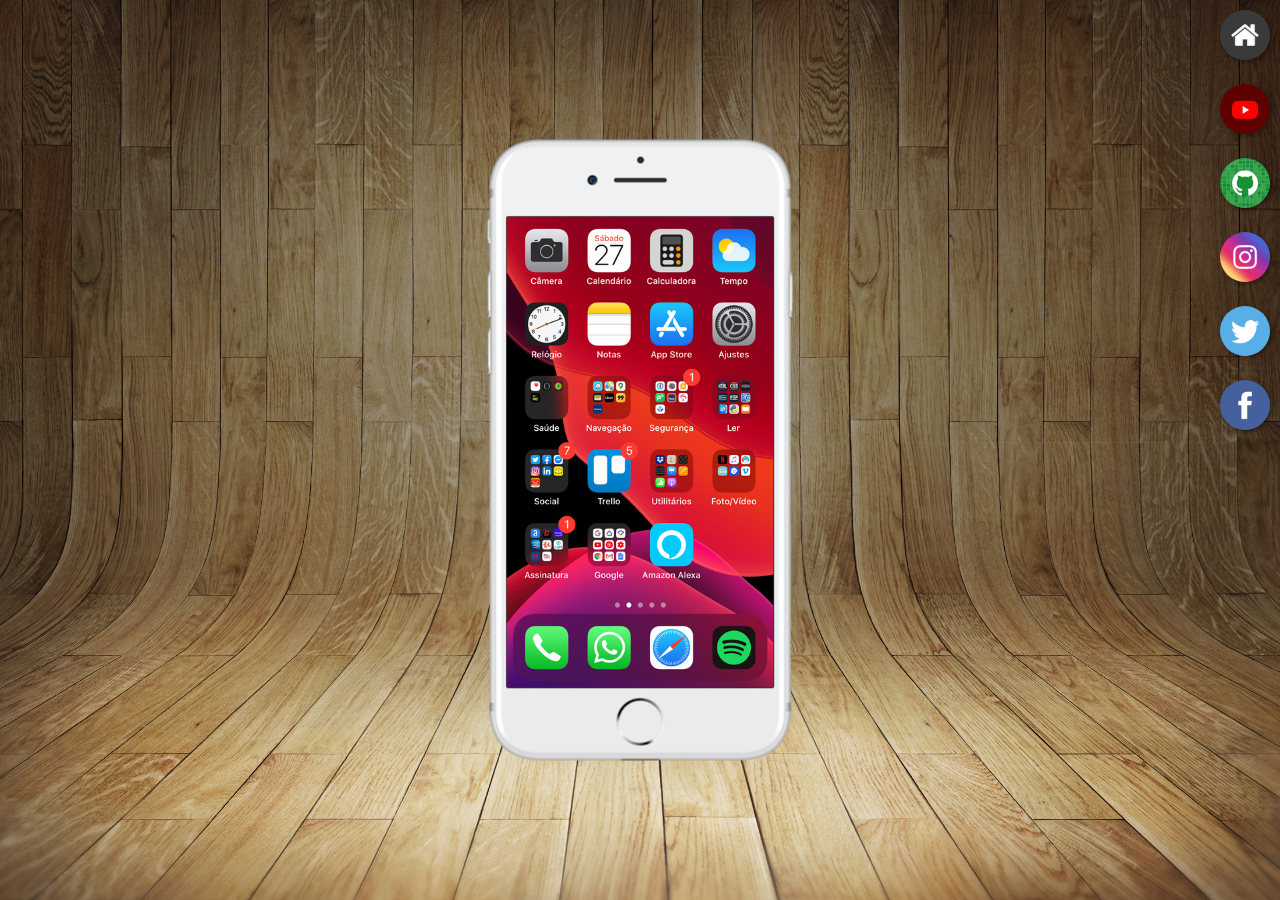
<file: index.html>
<!DOCTYPE html>
<html lang="pt-br">
<head>
    <meta charset="UTF-8">
    <meta name="viewport" content="width=device-width, initial-scale=1.0">
    <link rel="shortcut icon" href="favicon.ico" type="image/x-icon">
    <link rel="stylesheet" href="estilos/style.css">
    <title>Projeto Redes Sociais</title>
</head>
<body>
    <main>
        <section id="telefone">
            <iframe src="home.html" name="tela" id="tela" frameborder="0">
                Seu navegador não é compatível com isso.
            </iframe>
        </section>
        <section id="redes-sociais">
            <a href="home.html" target="tela"><img src="imagens/logo-home.jpg" alt="Home"></a><br>
            <a href="youtube.html" target="tela"><img src="imagens/logo-youtube.jpg" alt="Youtube"></a><br>
            <a href="github.html" target="tela"><img src="imagens/logo-github.jpg" alt="Github"></a><br>
            <a href="instagram.html" target="tela"><img src="imagens/logo-instagram.jpg" alt="Instagram"></a><br>
            <a href="twitter.html" target="tela"><img src="imagens/logo-twitter.jpg" alt="Twitter"></a><br>
            <a href="facebook.html" target="tela"><img src="imagens/logo-facebook.jpg" alt="Facebook"></a>

            
        </section>
    </main>
</body>
</html>
</file>
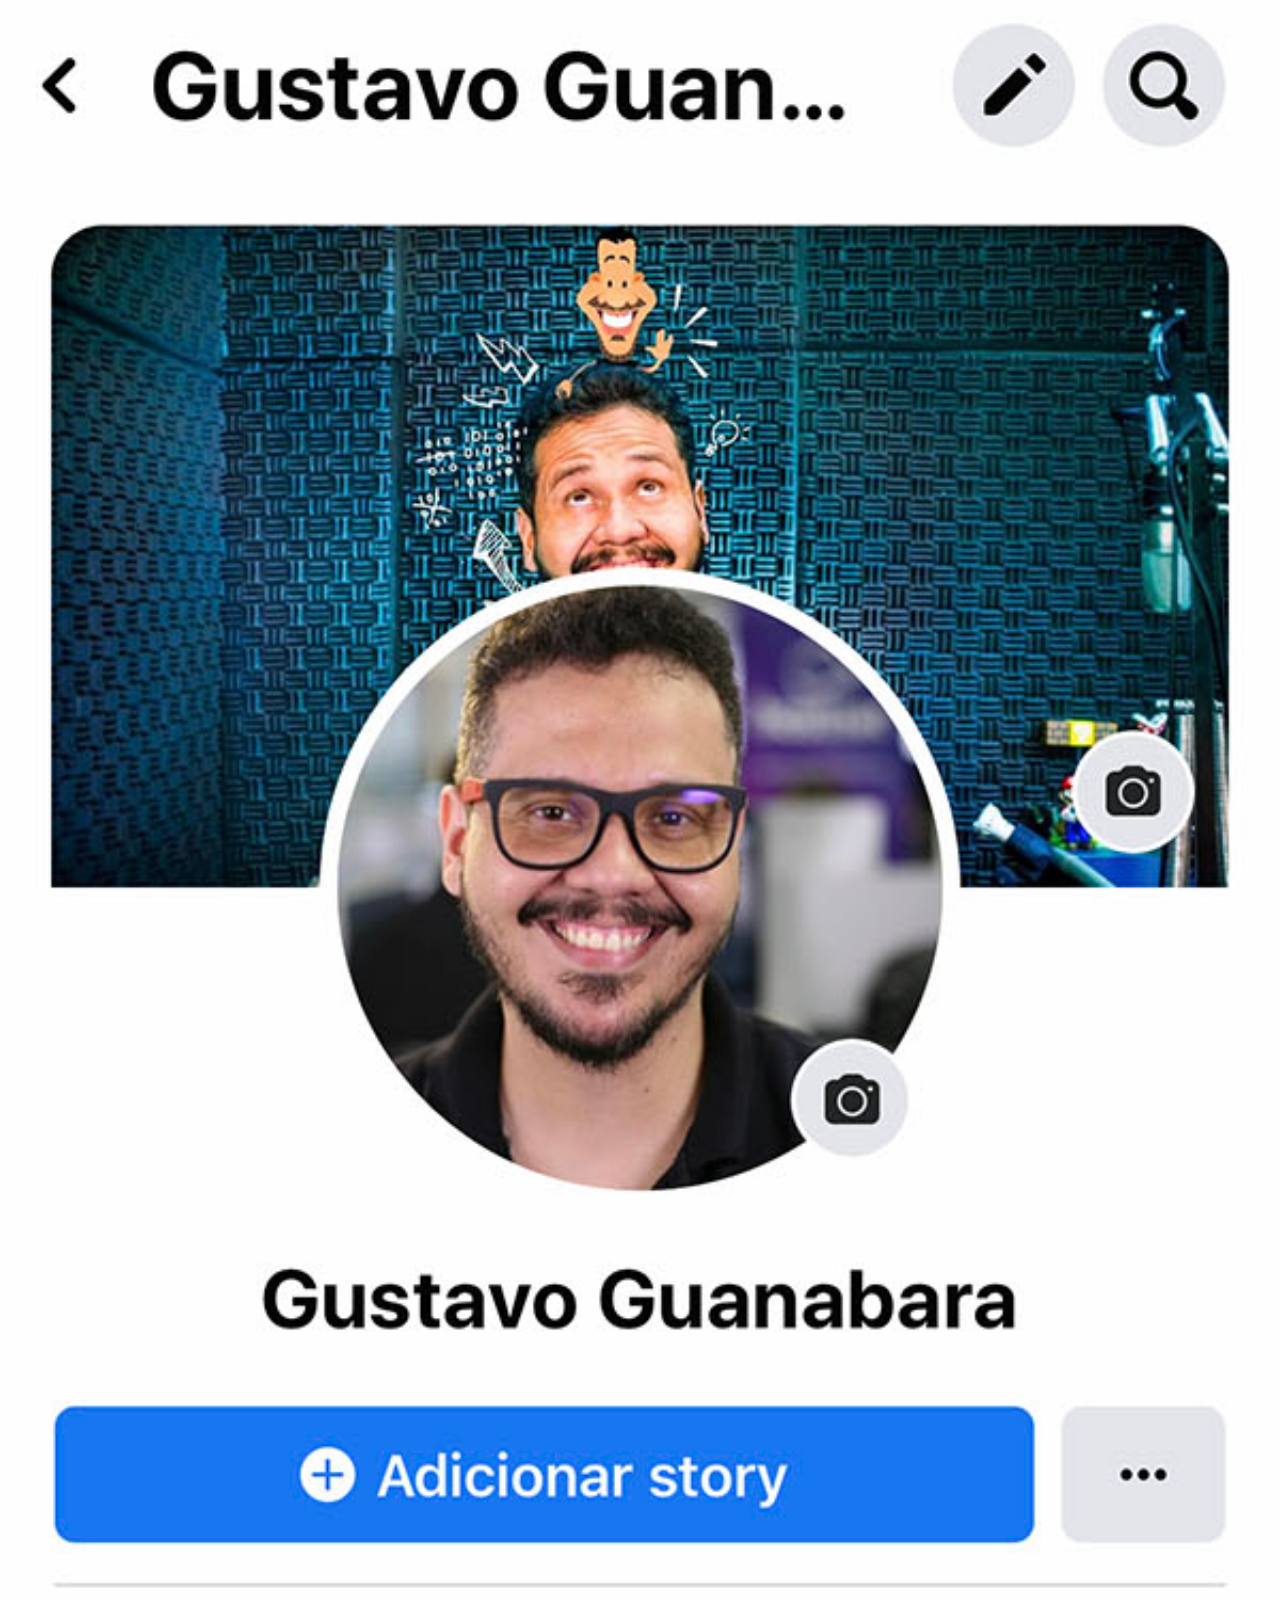
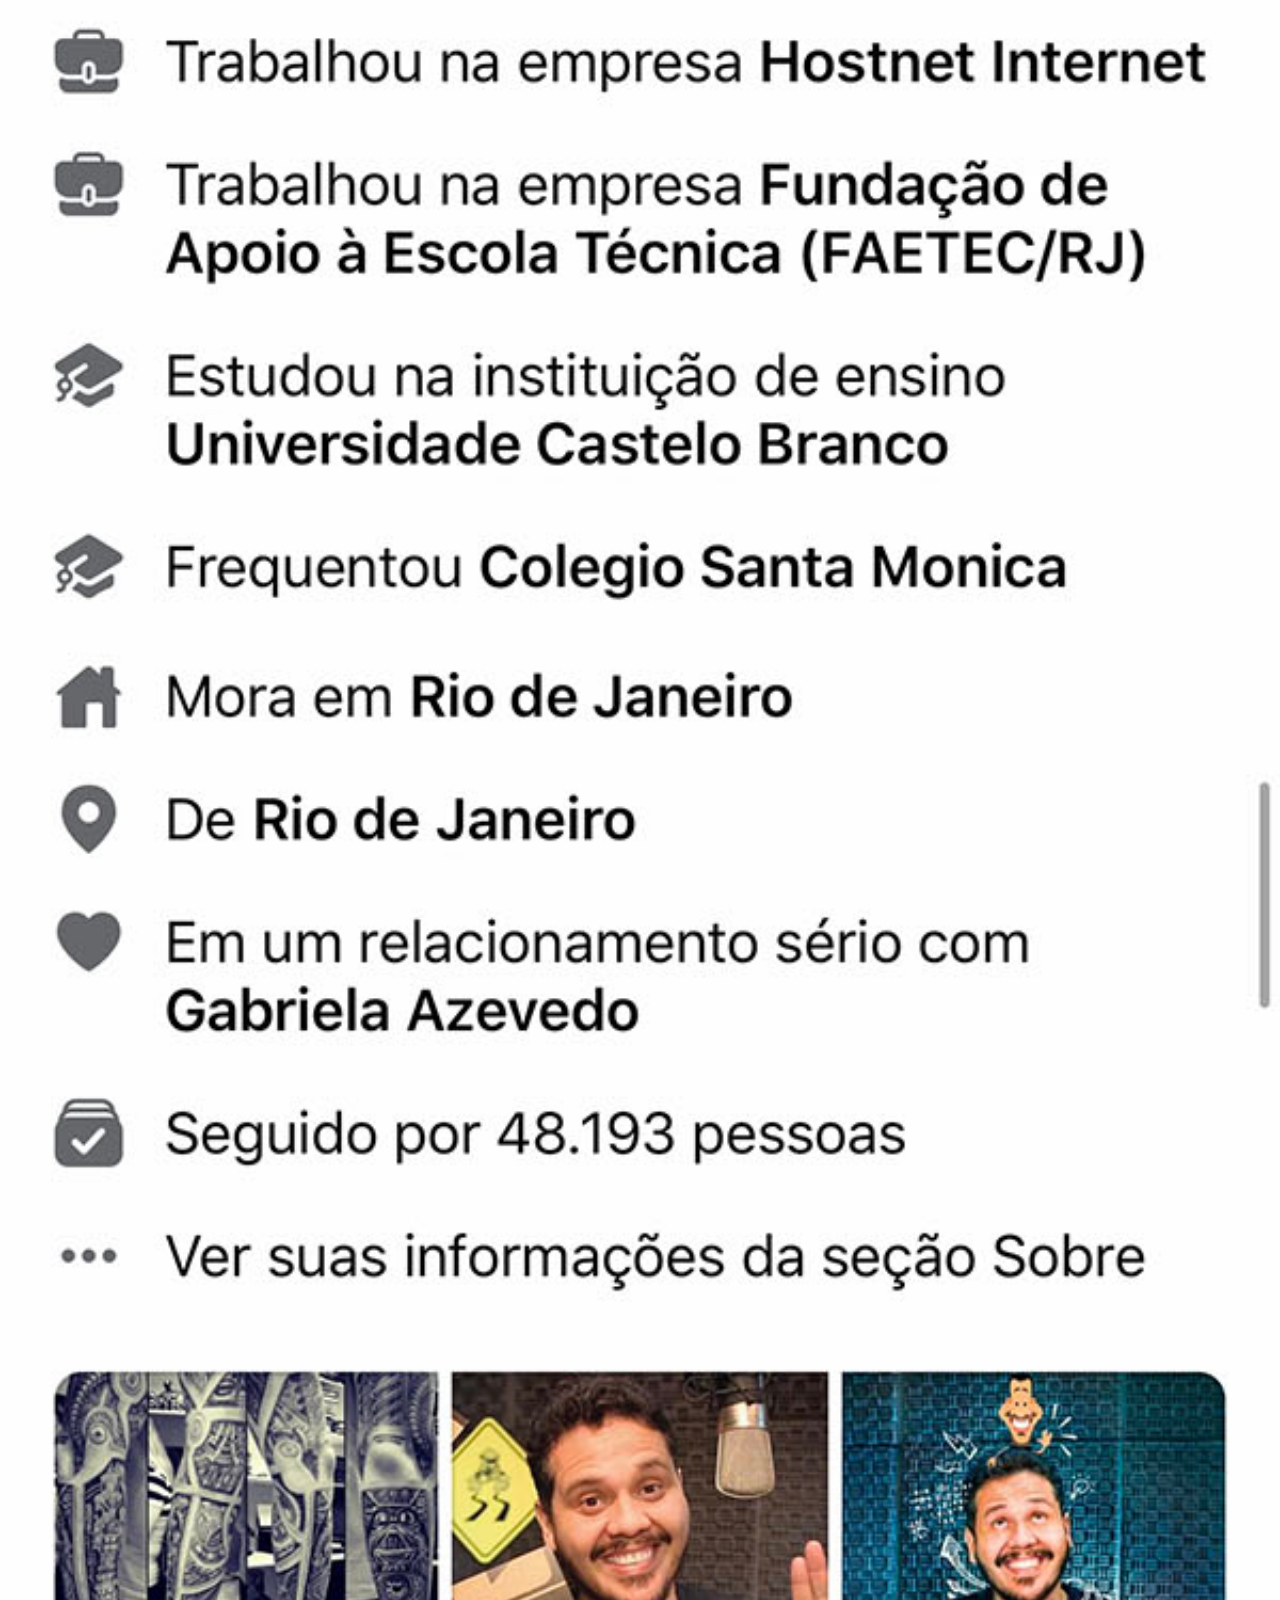
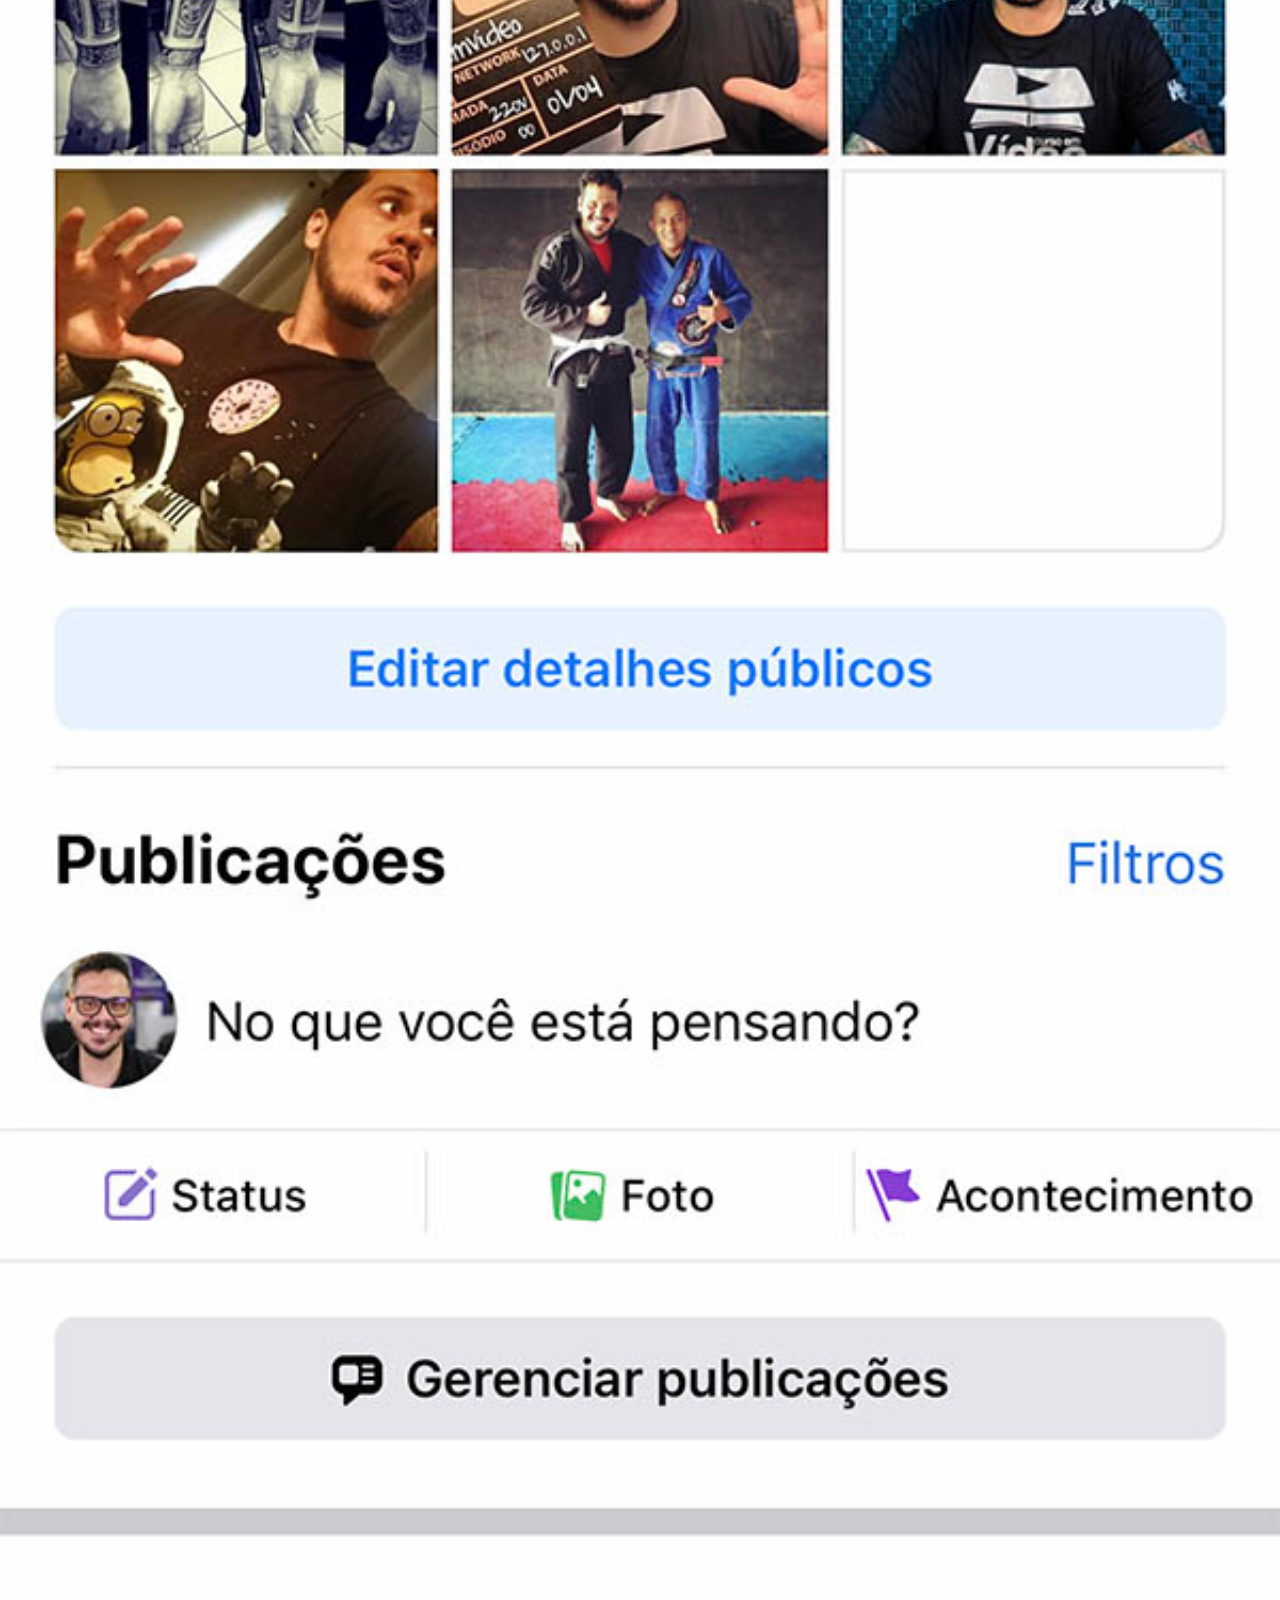
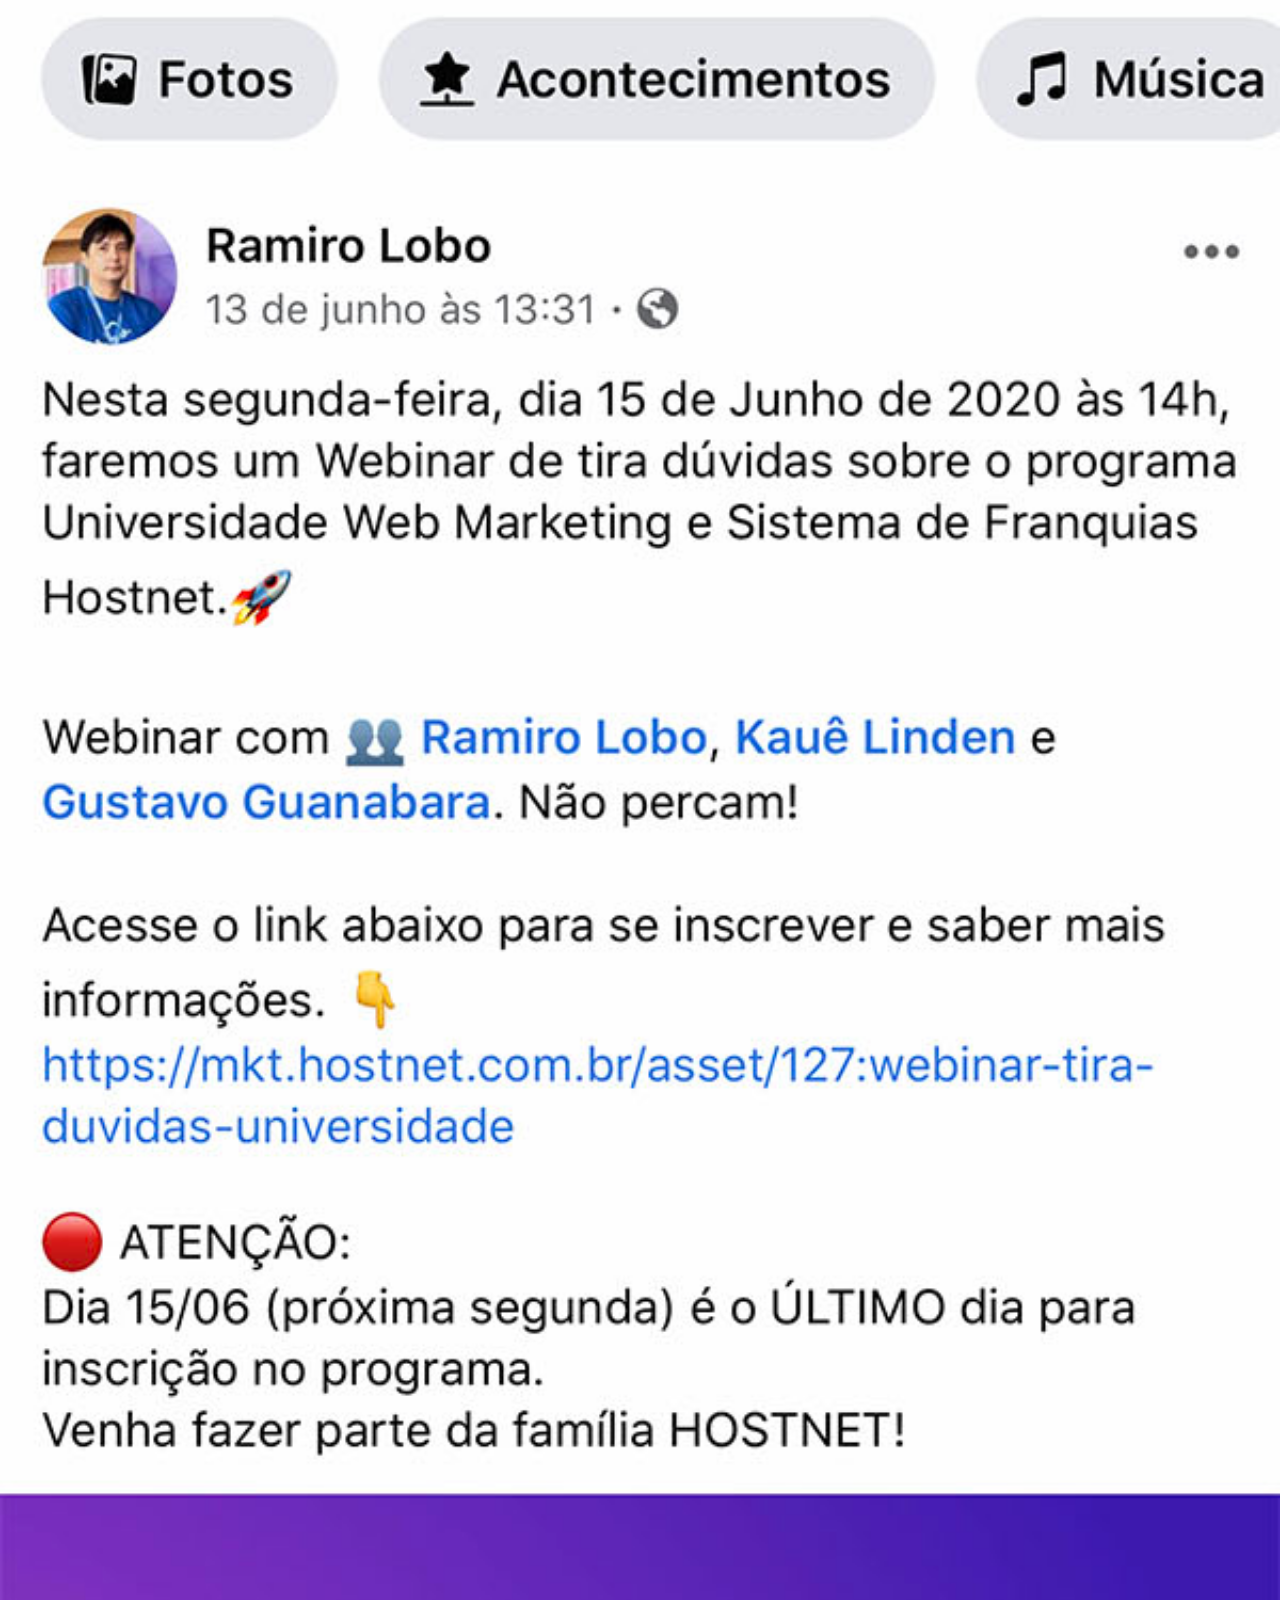
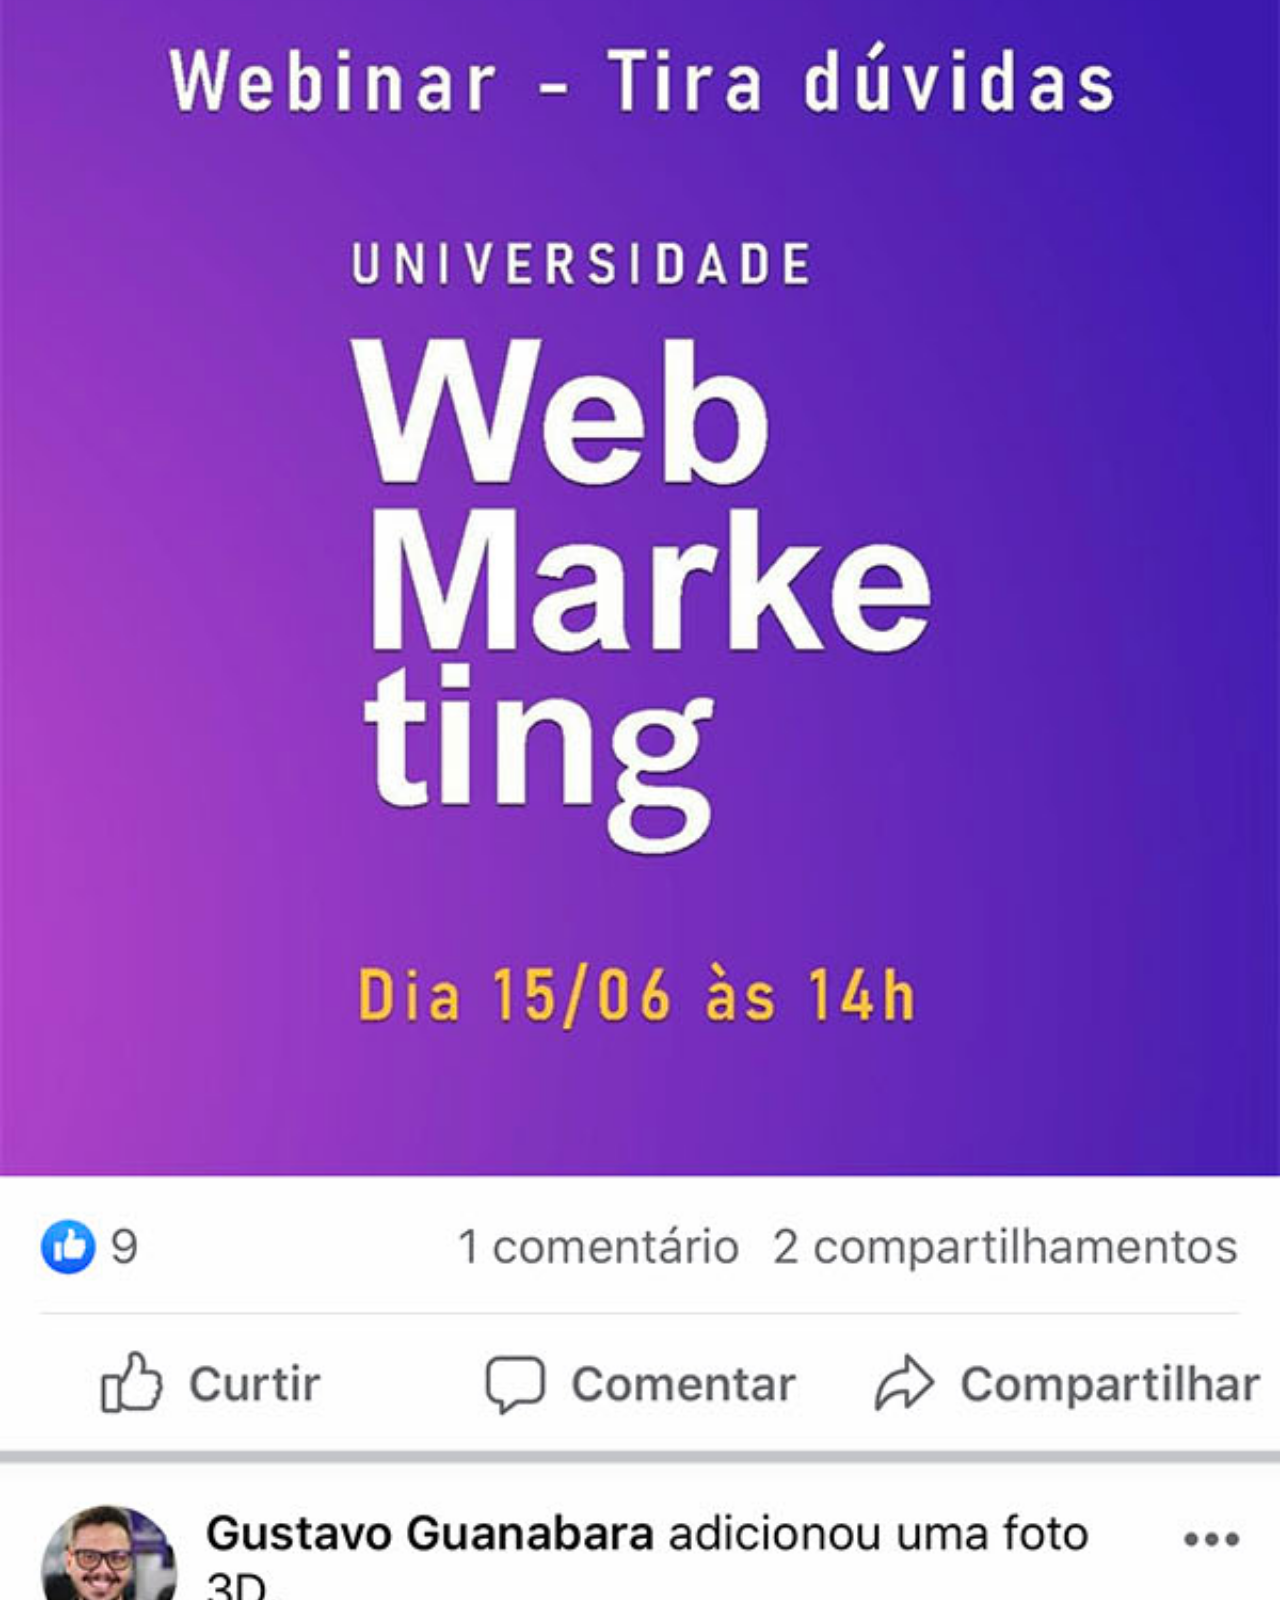
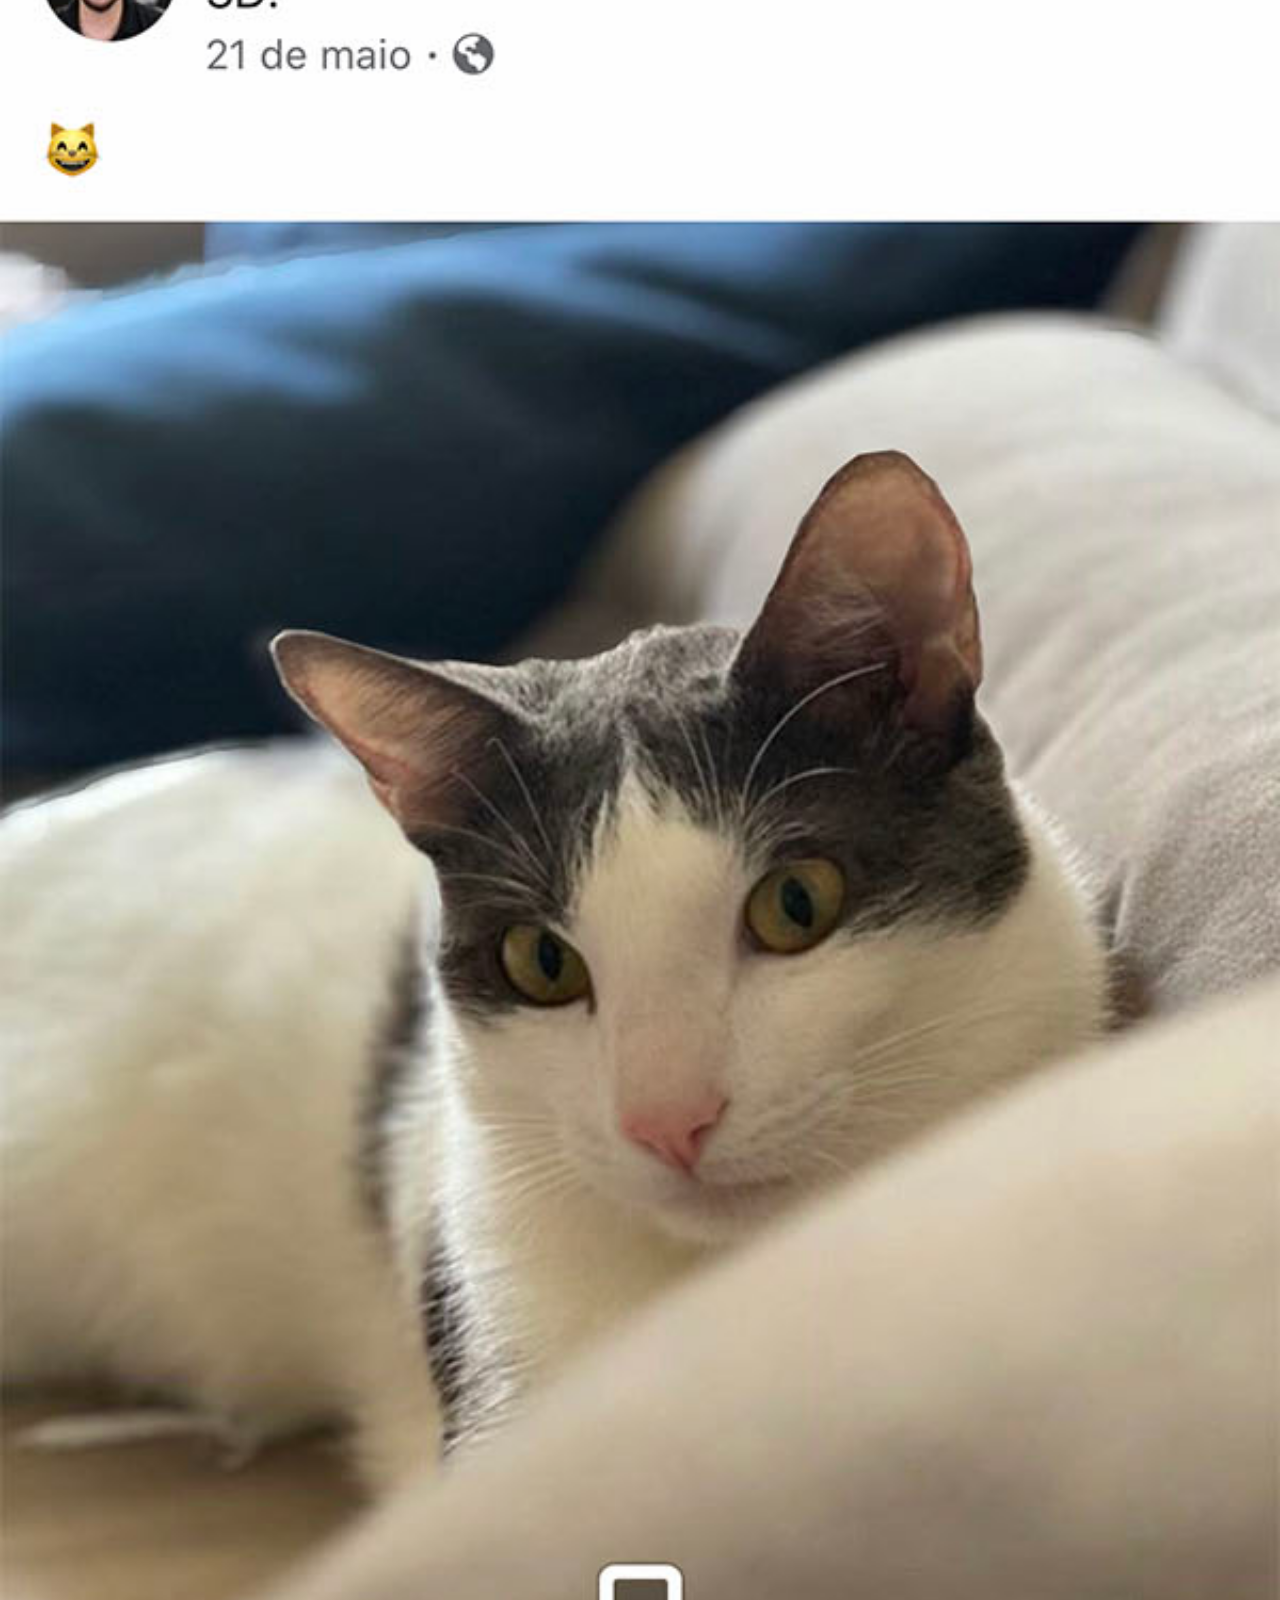
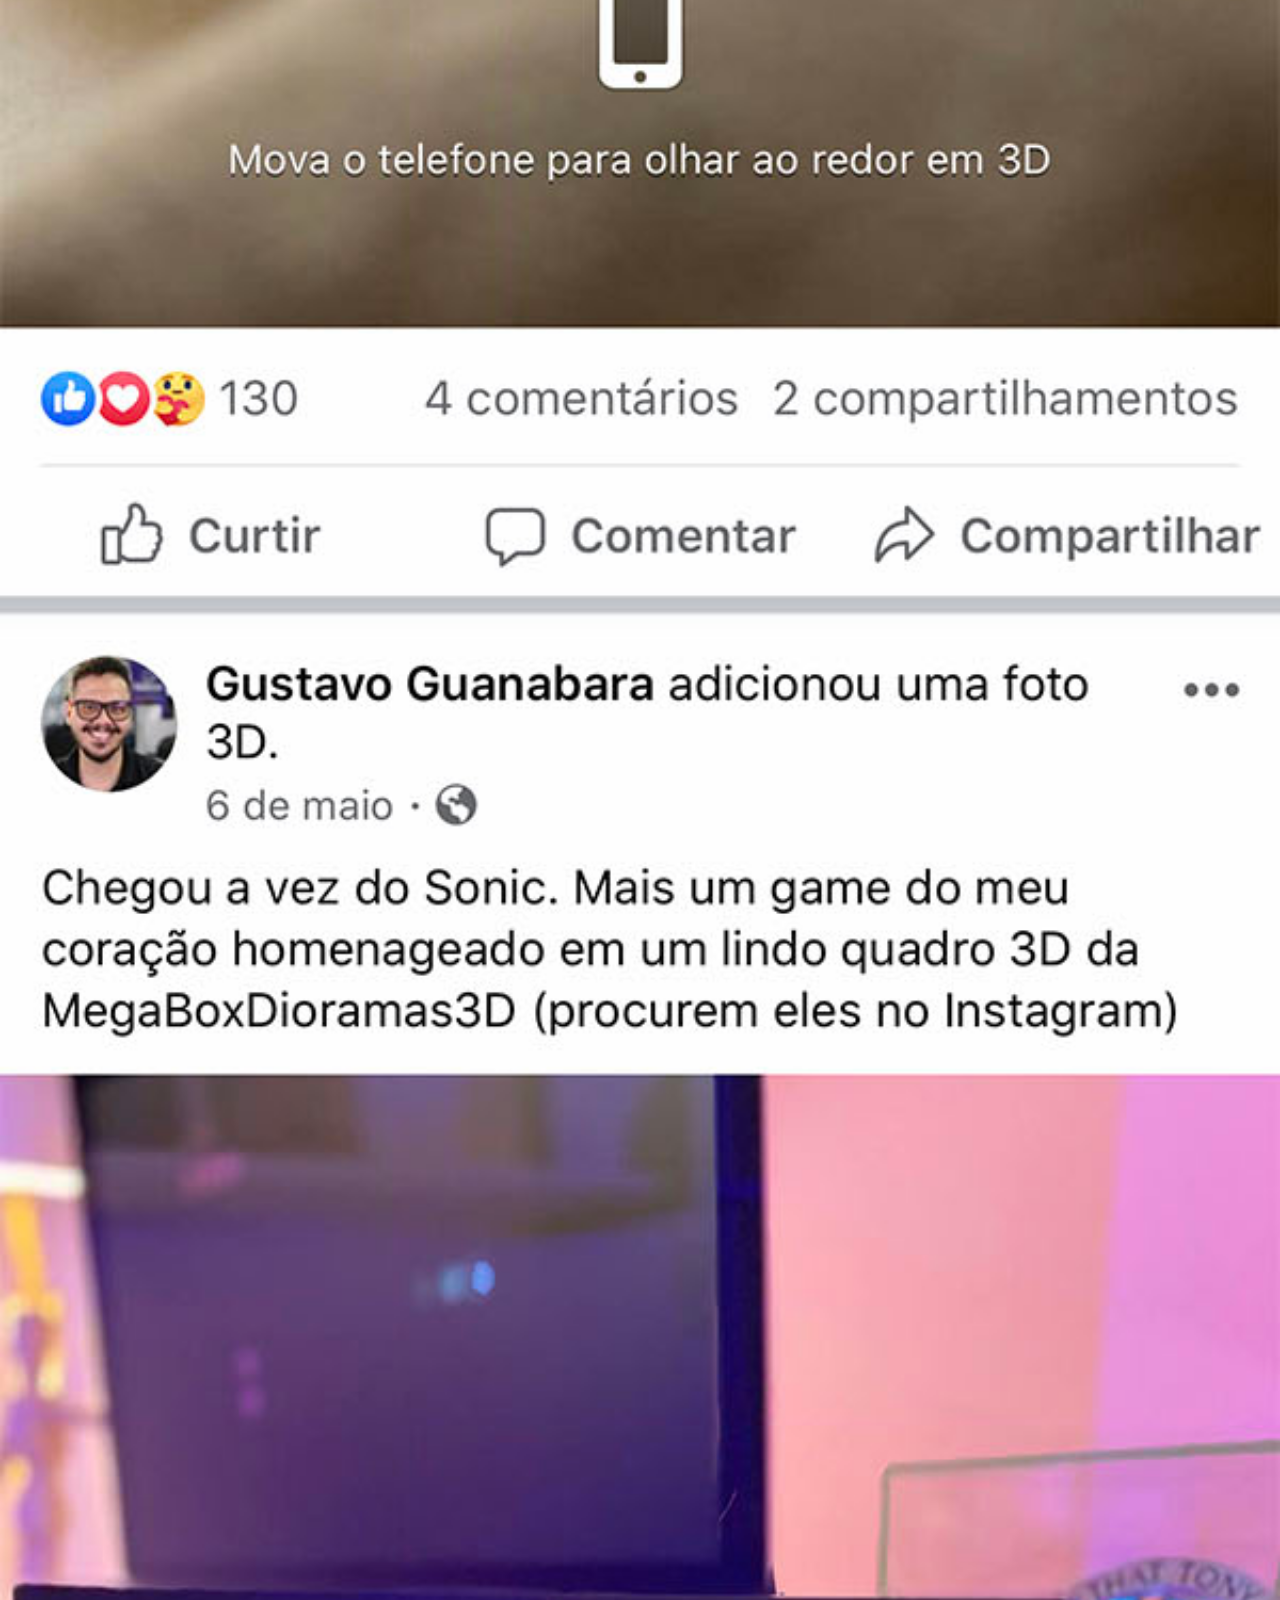
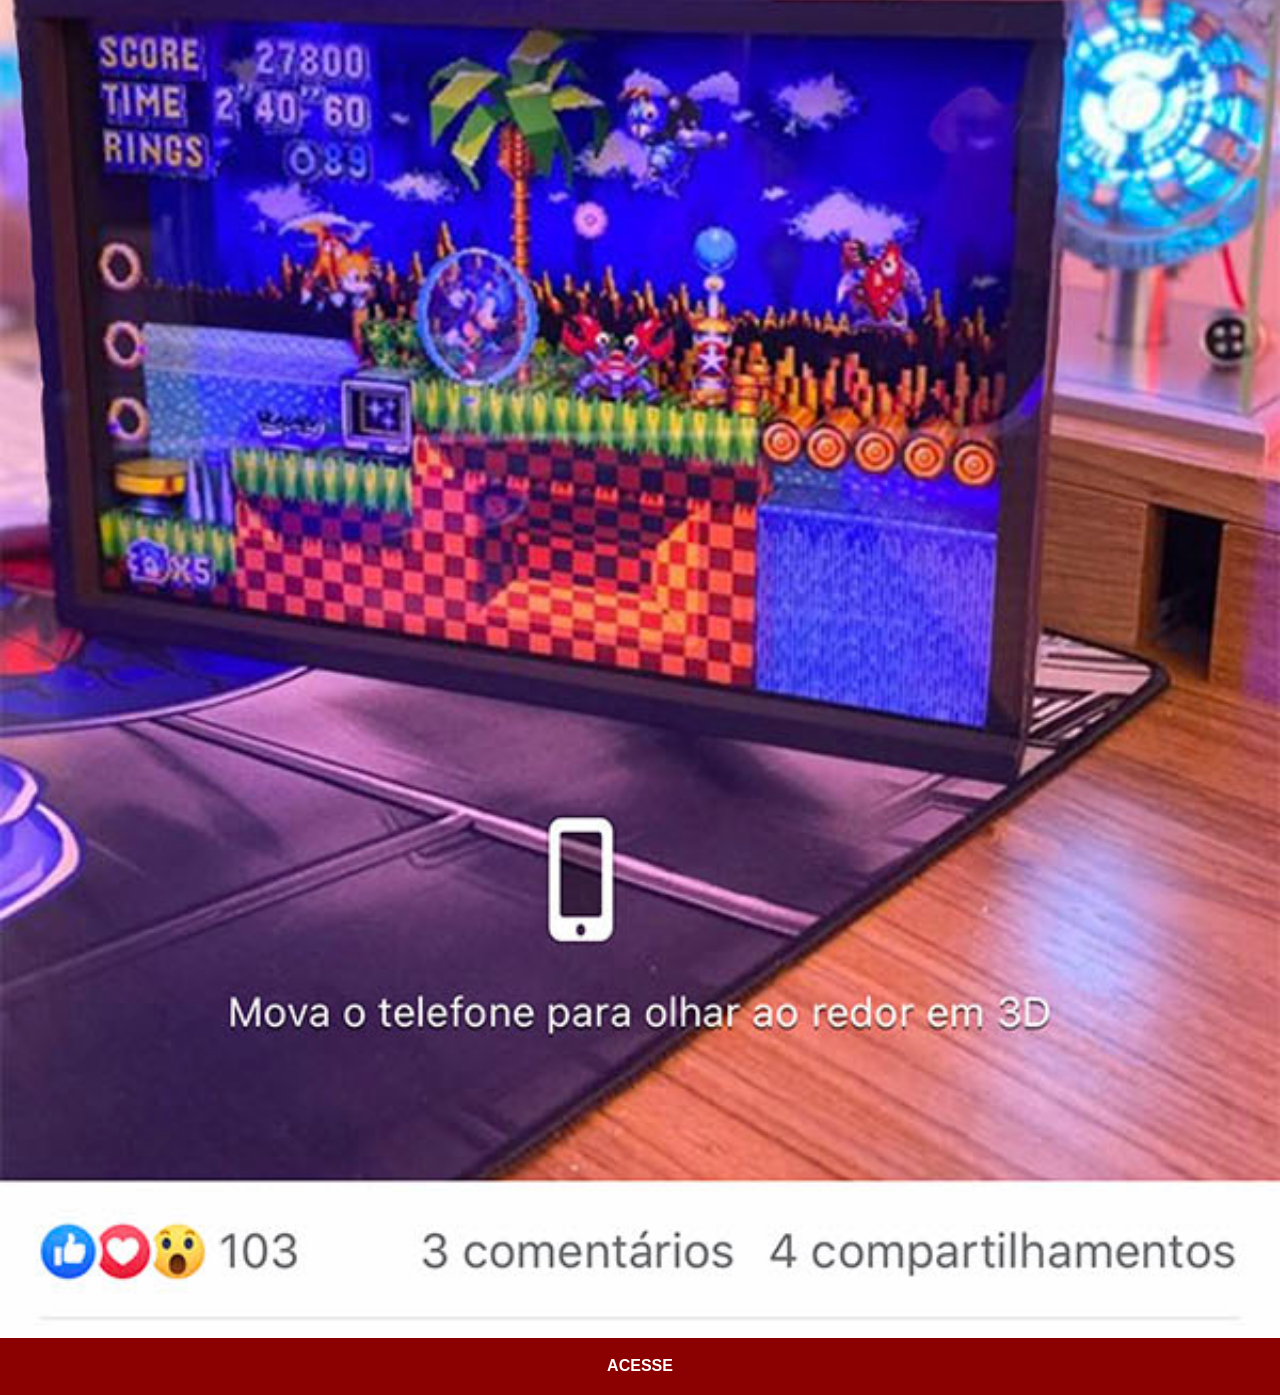
<file: facebook.html>
<!DOCTYPE html>
<html lang="pt-br">
<head>
    <meta charset="UTF-8">
    <meta name="viewport" content="width=device-width, initial-scale=1.0">
    <title>Github</title>
    <link rel="stylesheet" href="estilos/social.css">
</head>
<body>
    <img src="imagens/tela-facebook.jpg" alt="Instagram">
    <a href="https://www.instagram.com/?next=%2F" target="_blank">ACESSE</a>
</body>
</html>
</file>
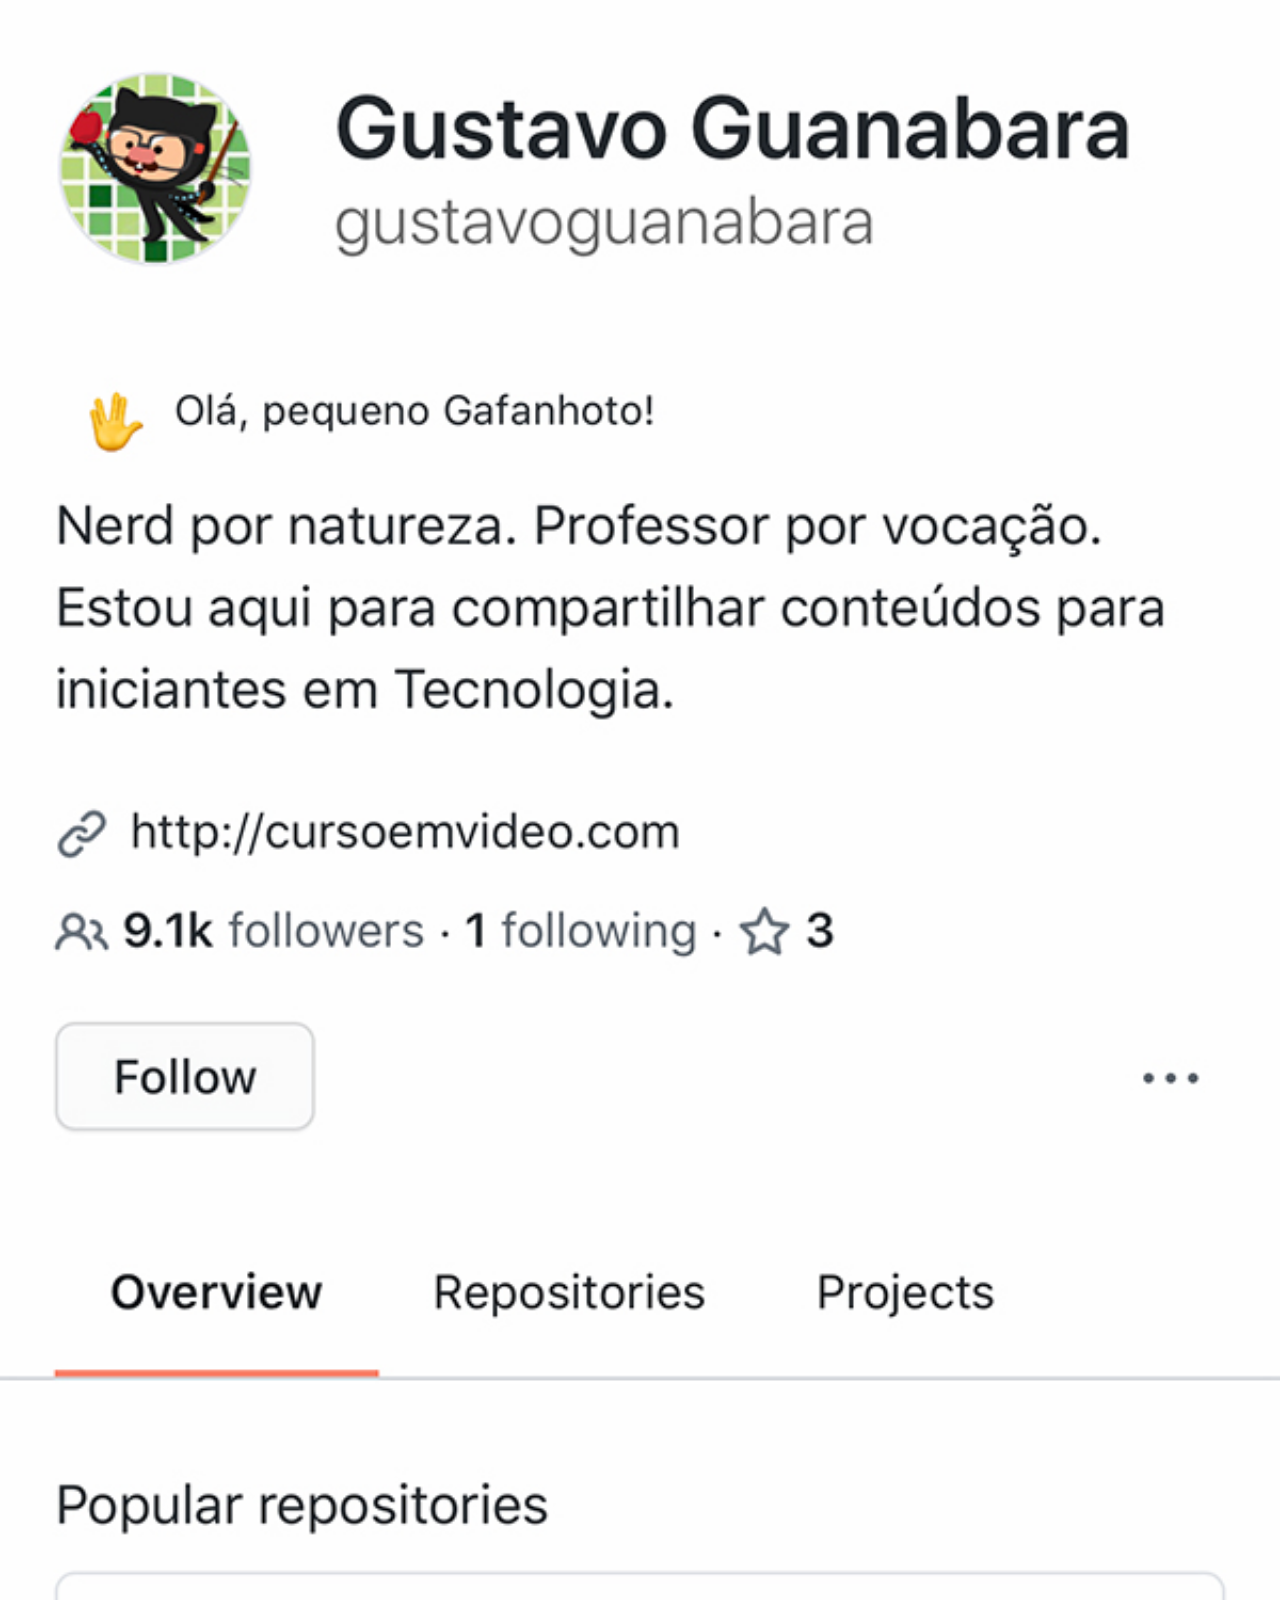
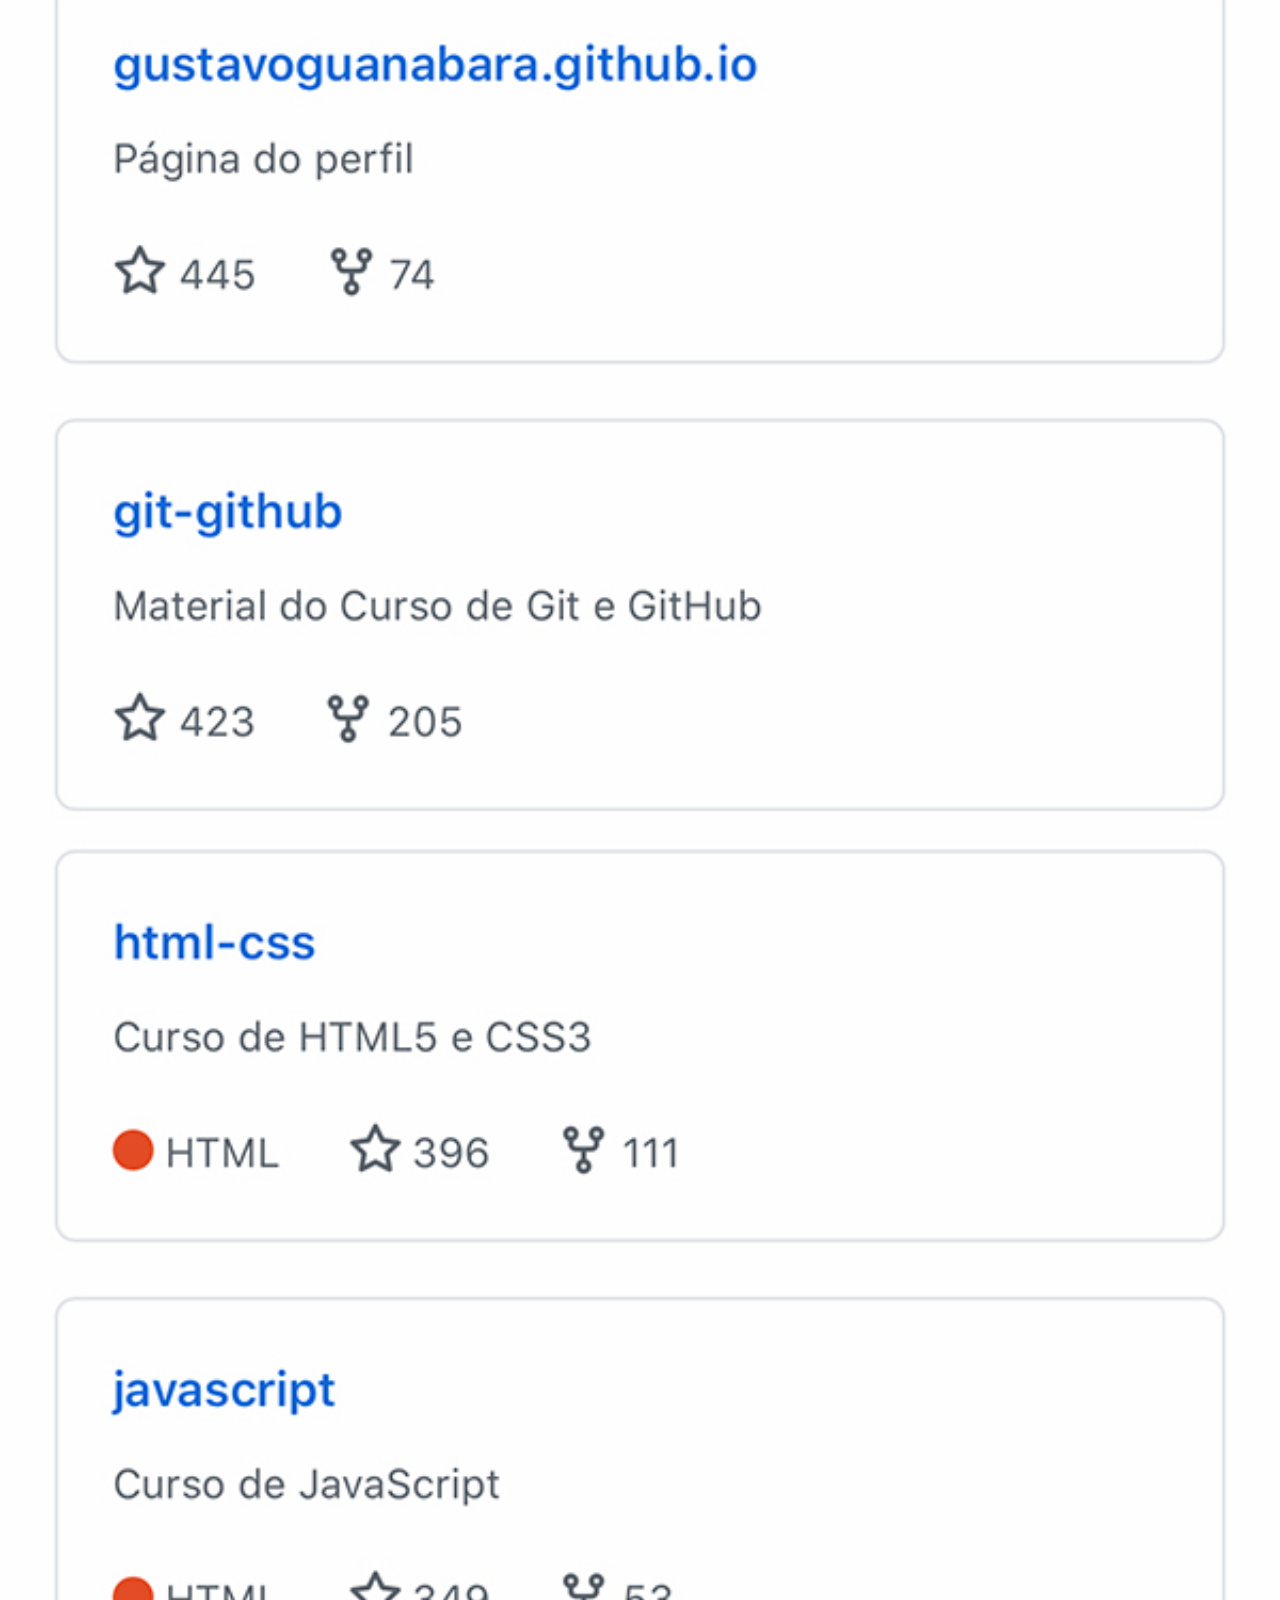
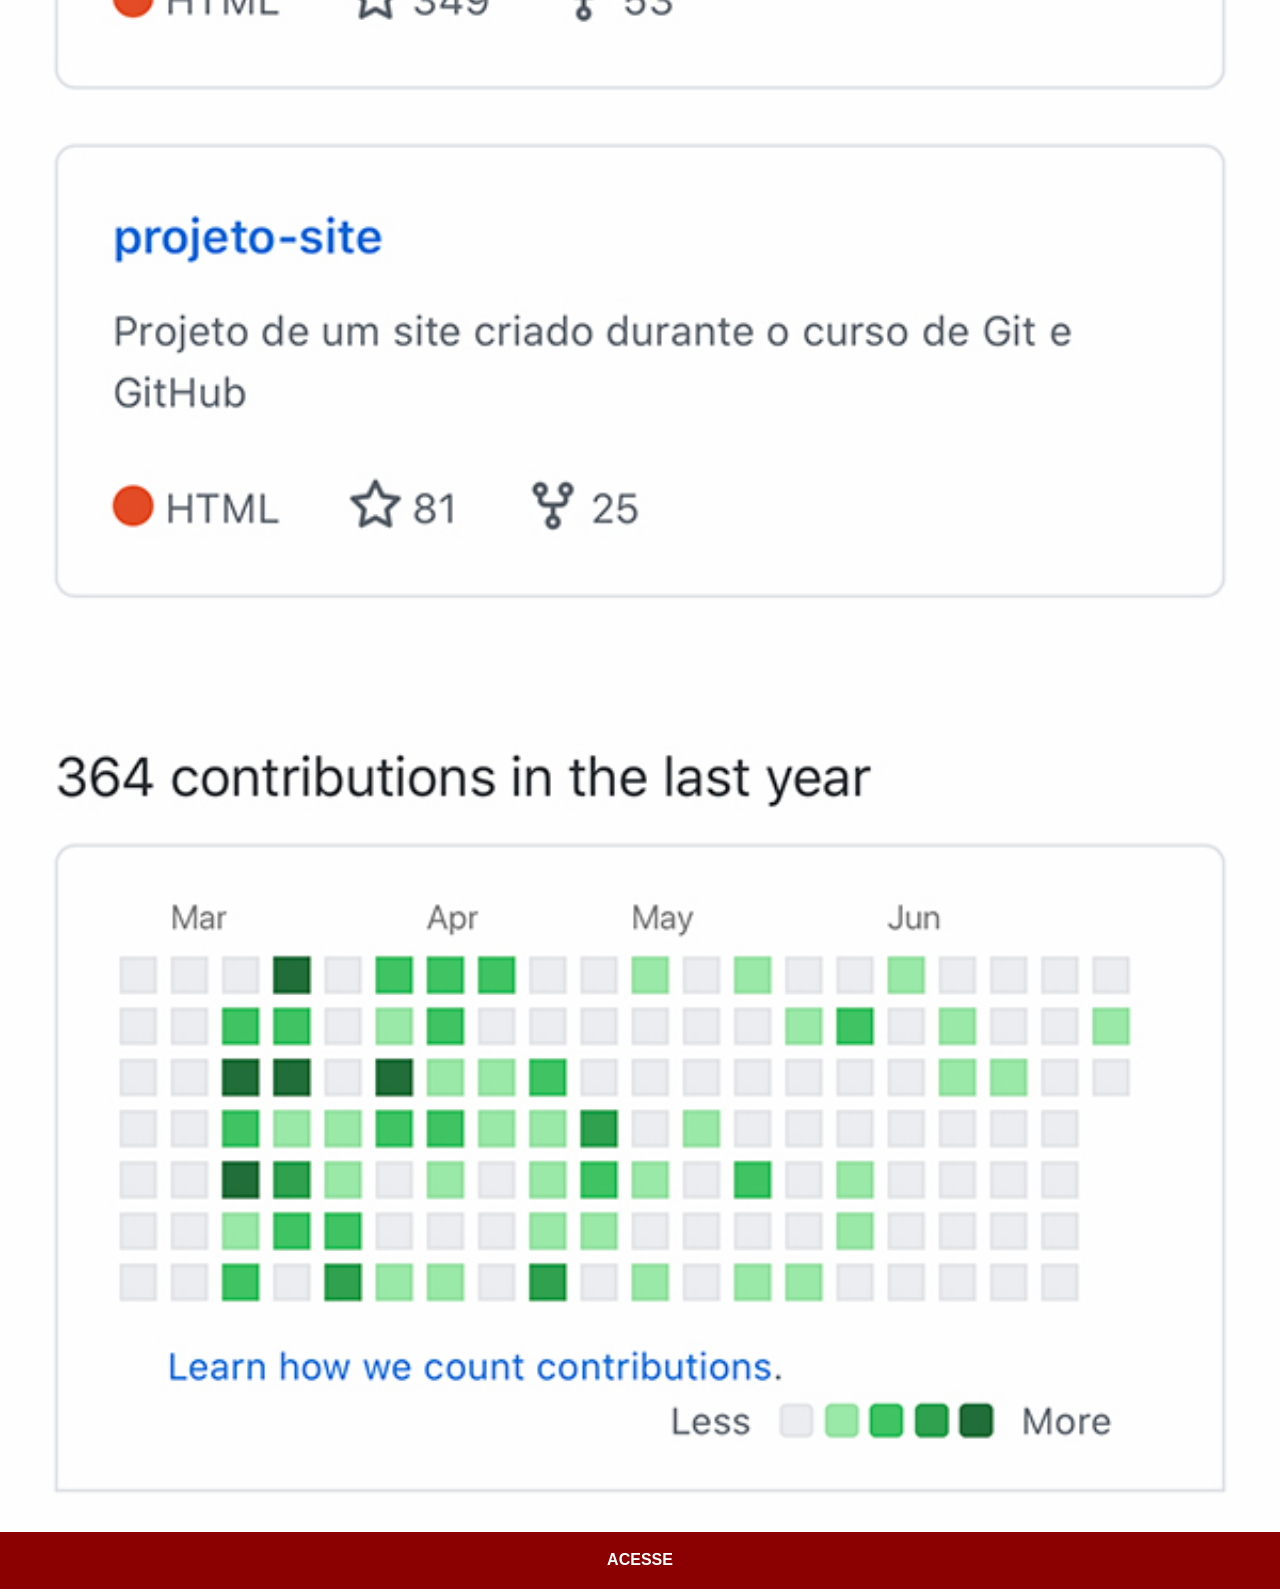
<file: github.html>
<!DOCTYPE html>
<html lang="pt-br">
<head>
    <meta charset="UTF-8">
    <meta name="viewport" content="width=device-width, initial-scale=1.0">
    <title>Github</title>
    <link rel="stylesheet" href="estilos/social.css">
</head>
<body>
    <img src="imagens/tela-github.jpg" alt="Github">
    <a href="https://github.com/Guilhermedeval" target="_blank">ACESSE</a>
</body>
</html>
</file>
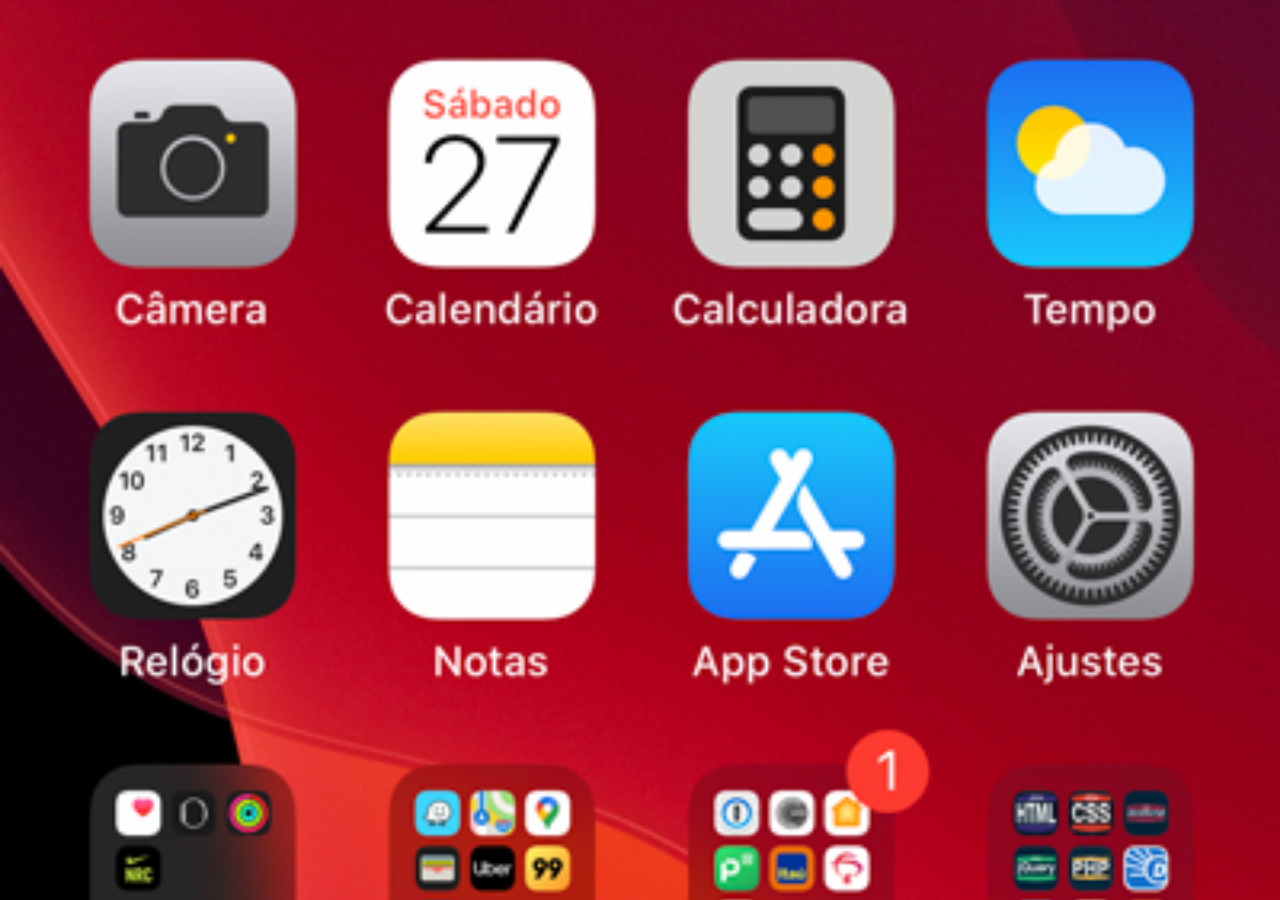
<file: home.html>
<!DOCTYPE html>
<html lang="pt-br">
<head>
    <meta charset="UTF-8">
    <meta name="viewport" content="width=device-width, initial-scale=1.0">
    <title>Home</title>
</head>
<style>
    * {
        margin: 0px;
        padding: 0px;
    }

    body {
        width: 100vw;
        height: 100vh;
        background: black url('imagens/tela-home.jpg') no-repeat top center;
        background-size: cover;
    }
</style>
<body>
    
</body>
</html>
</file>
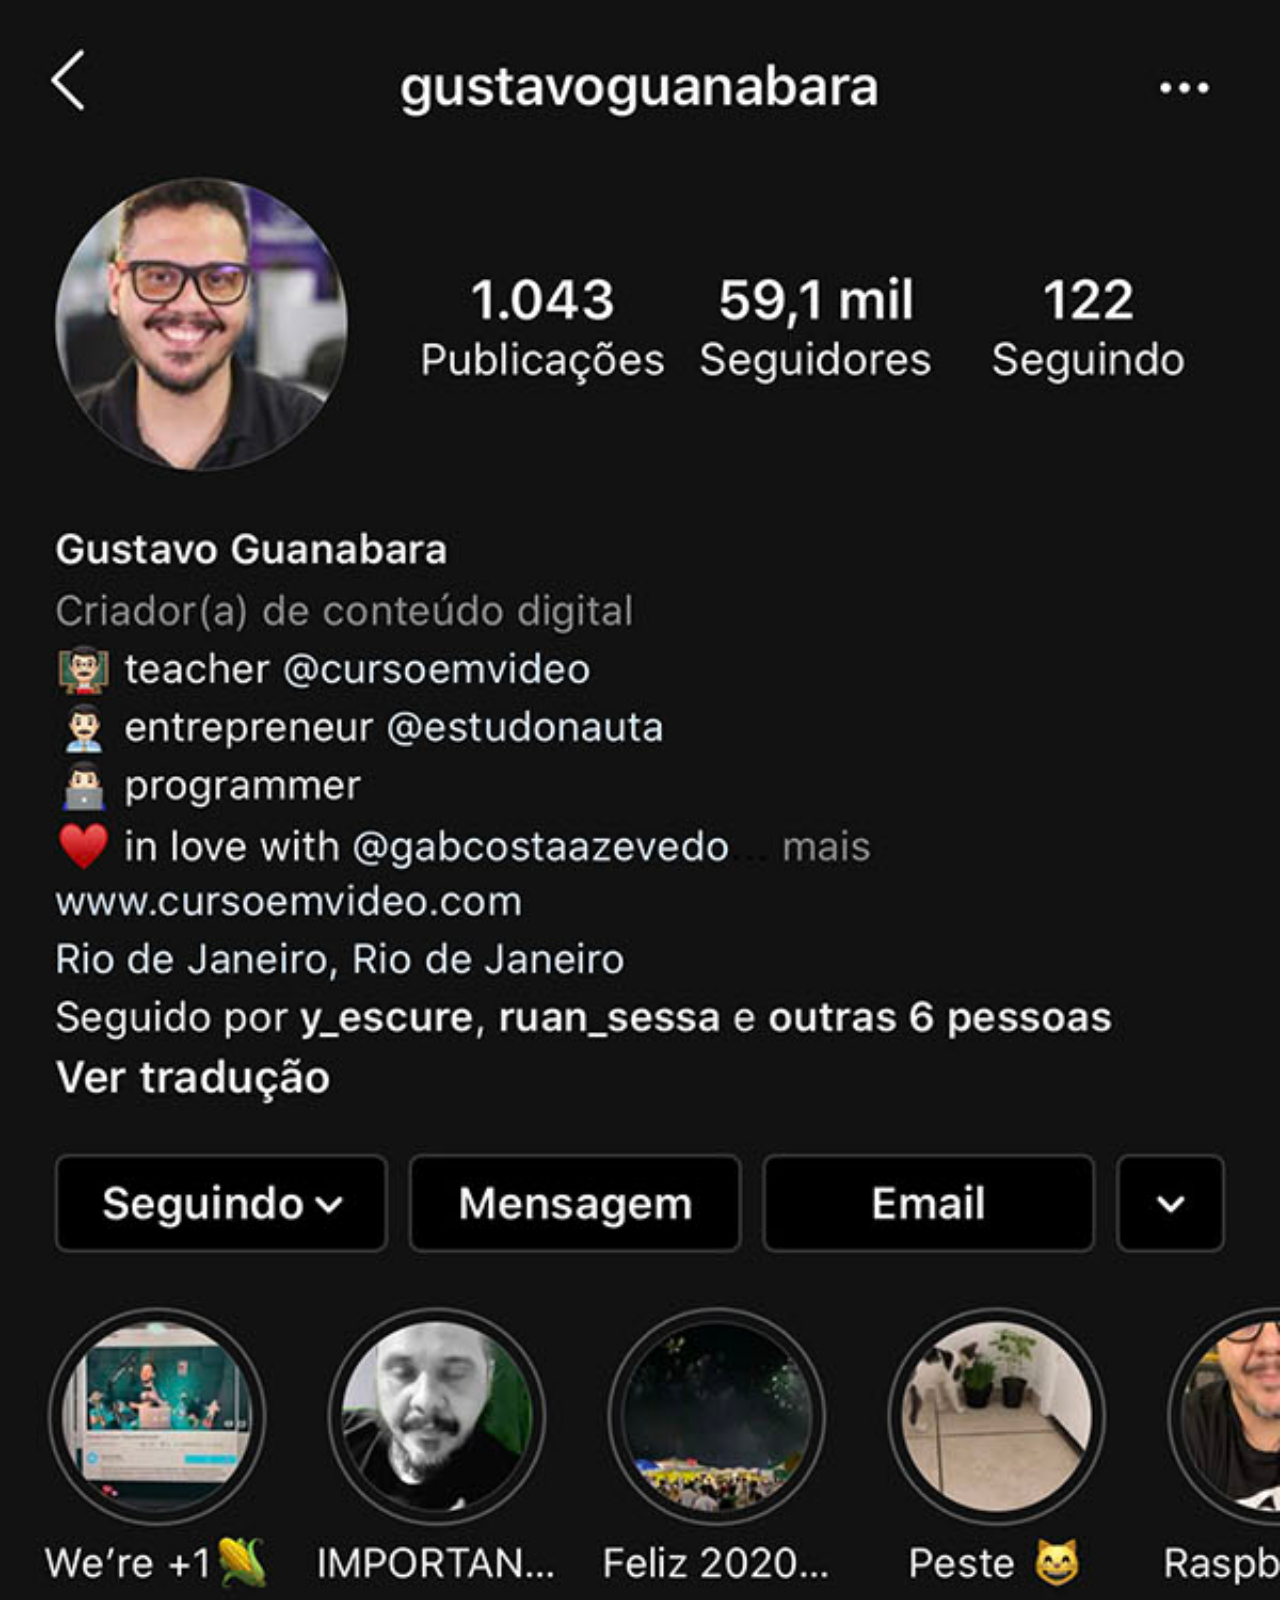
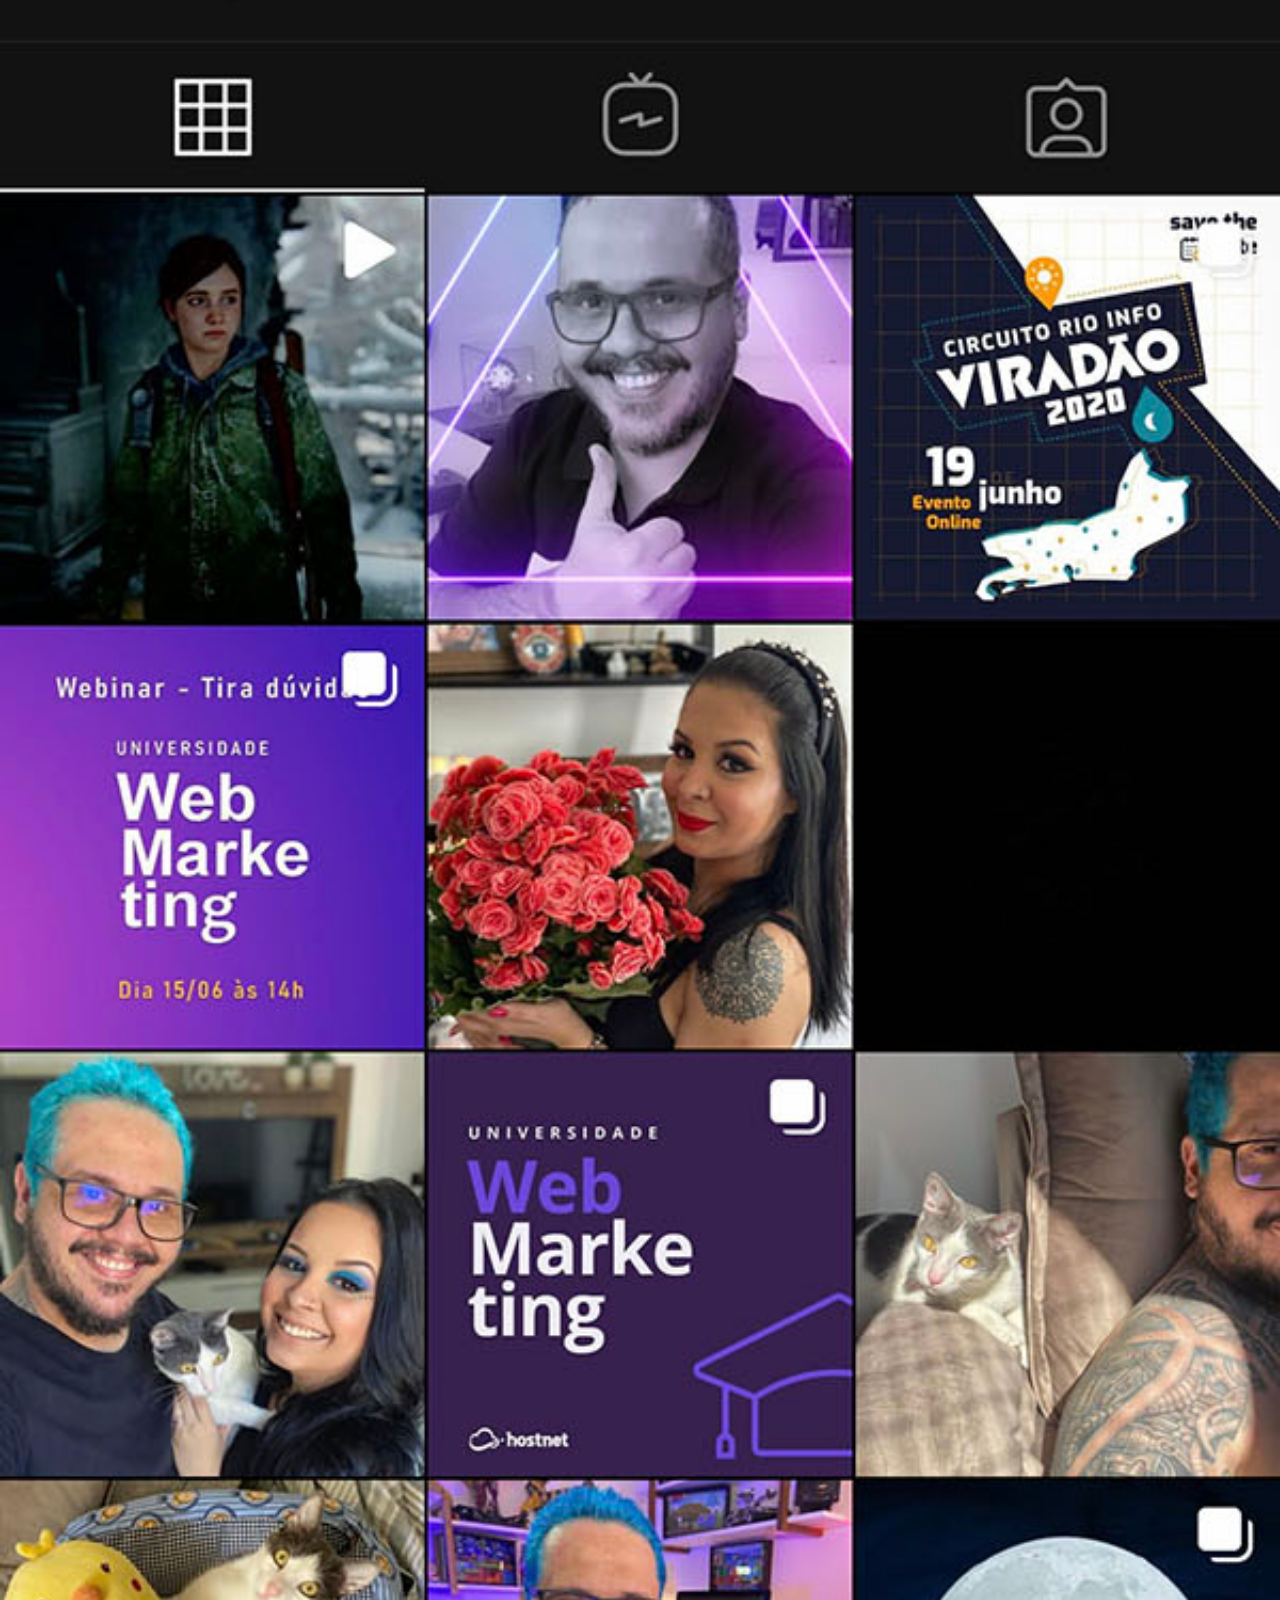
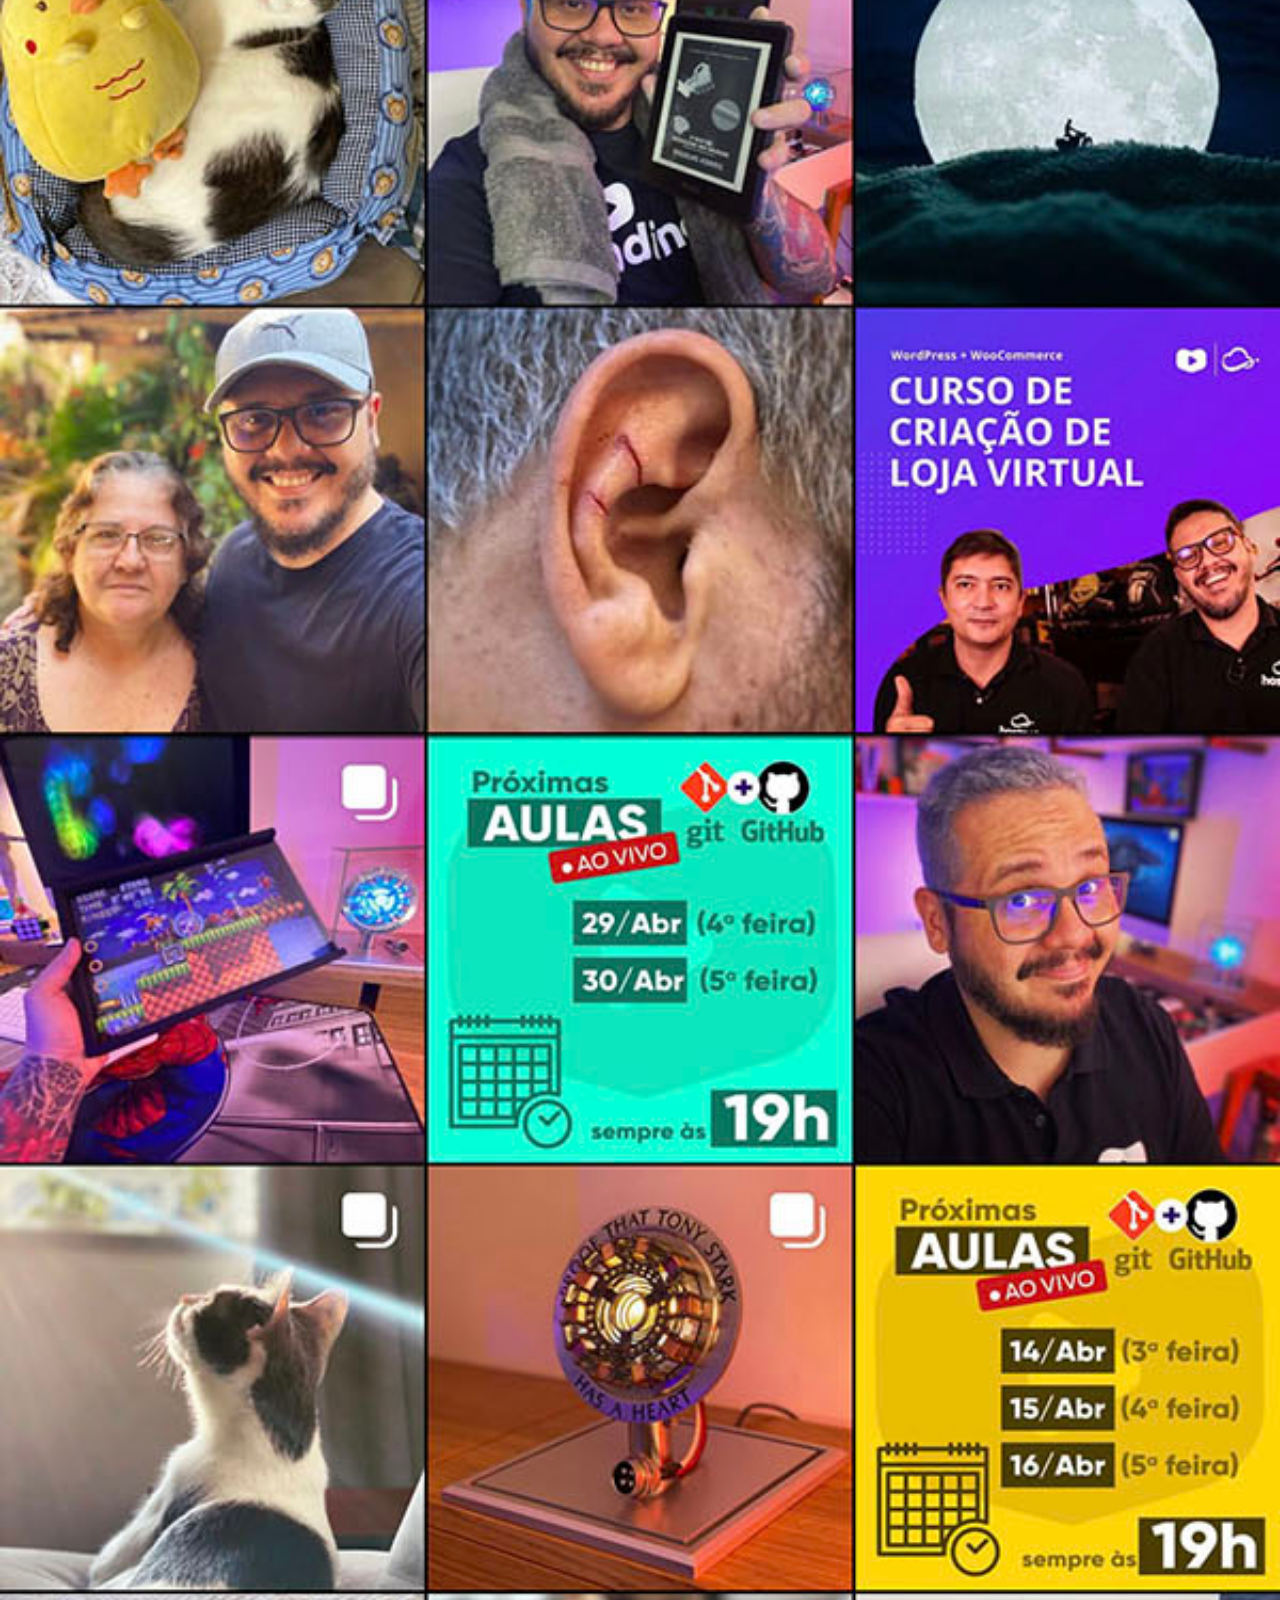
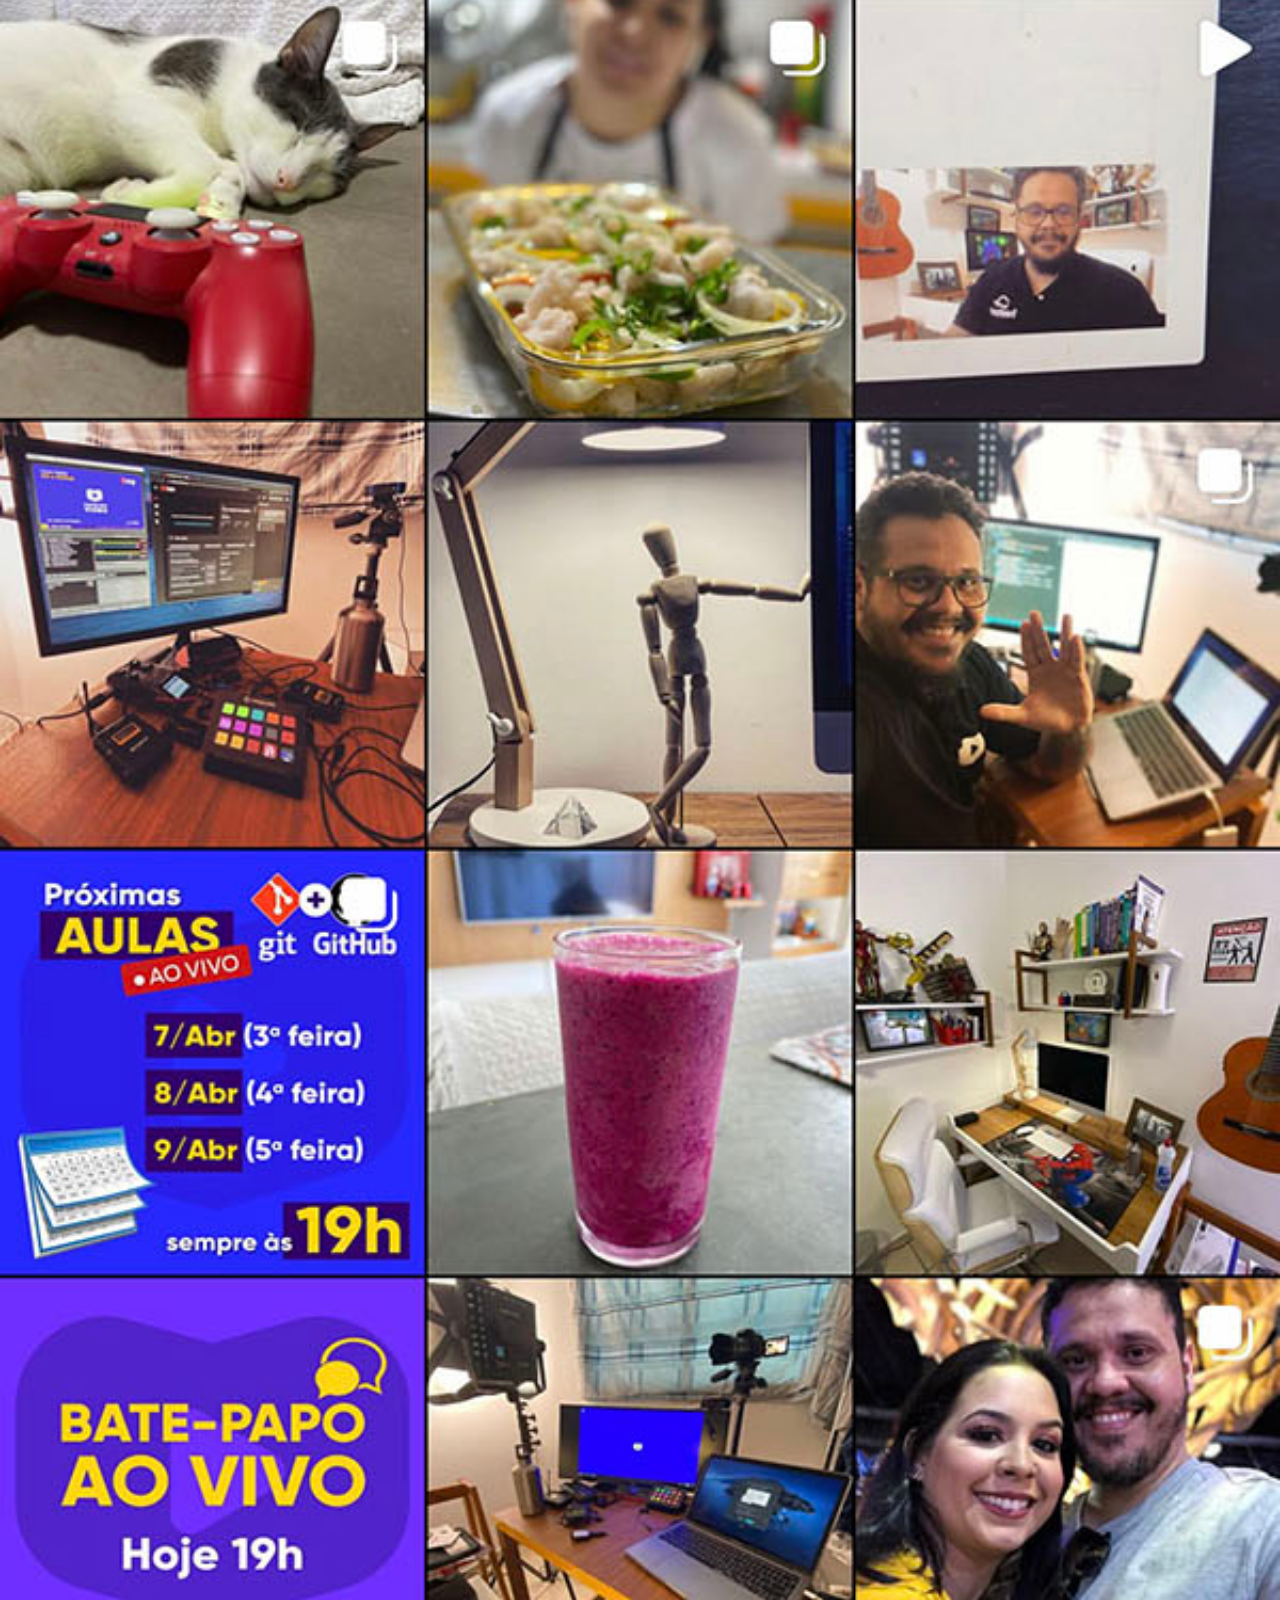
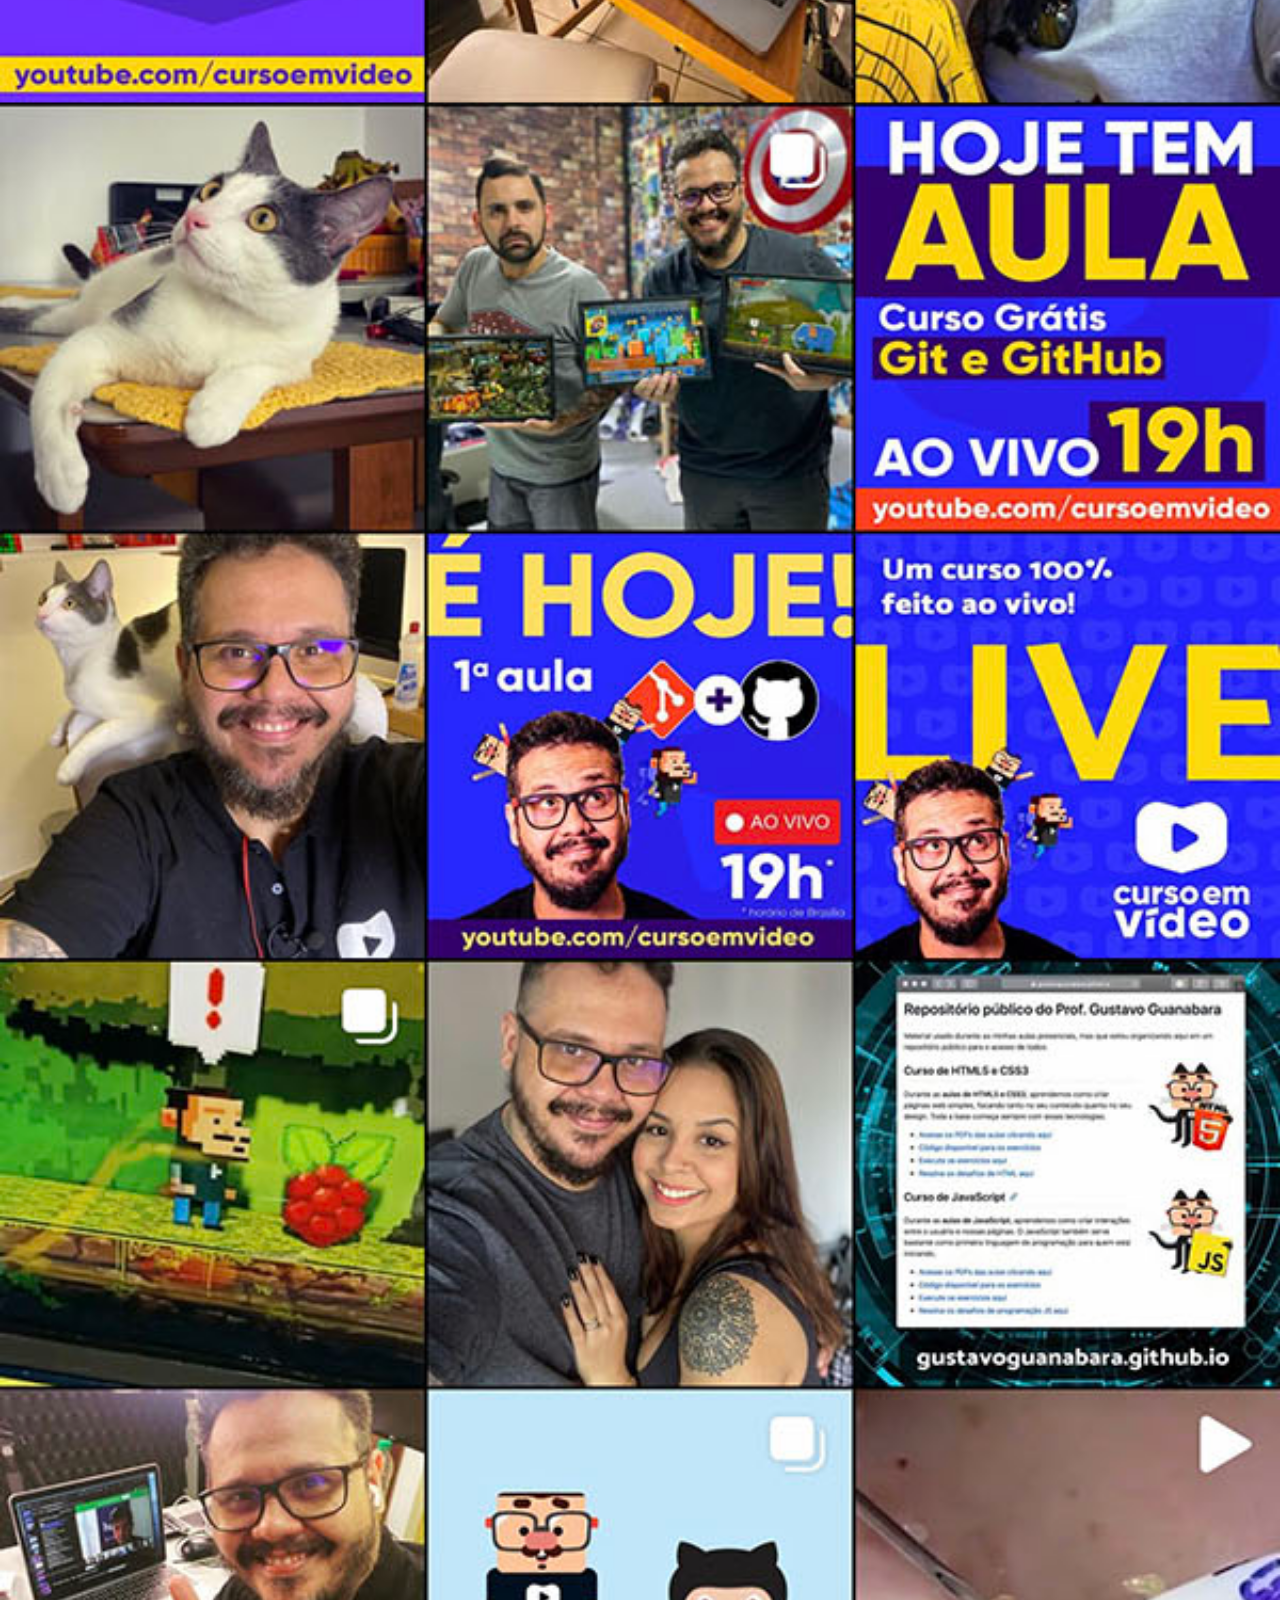
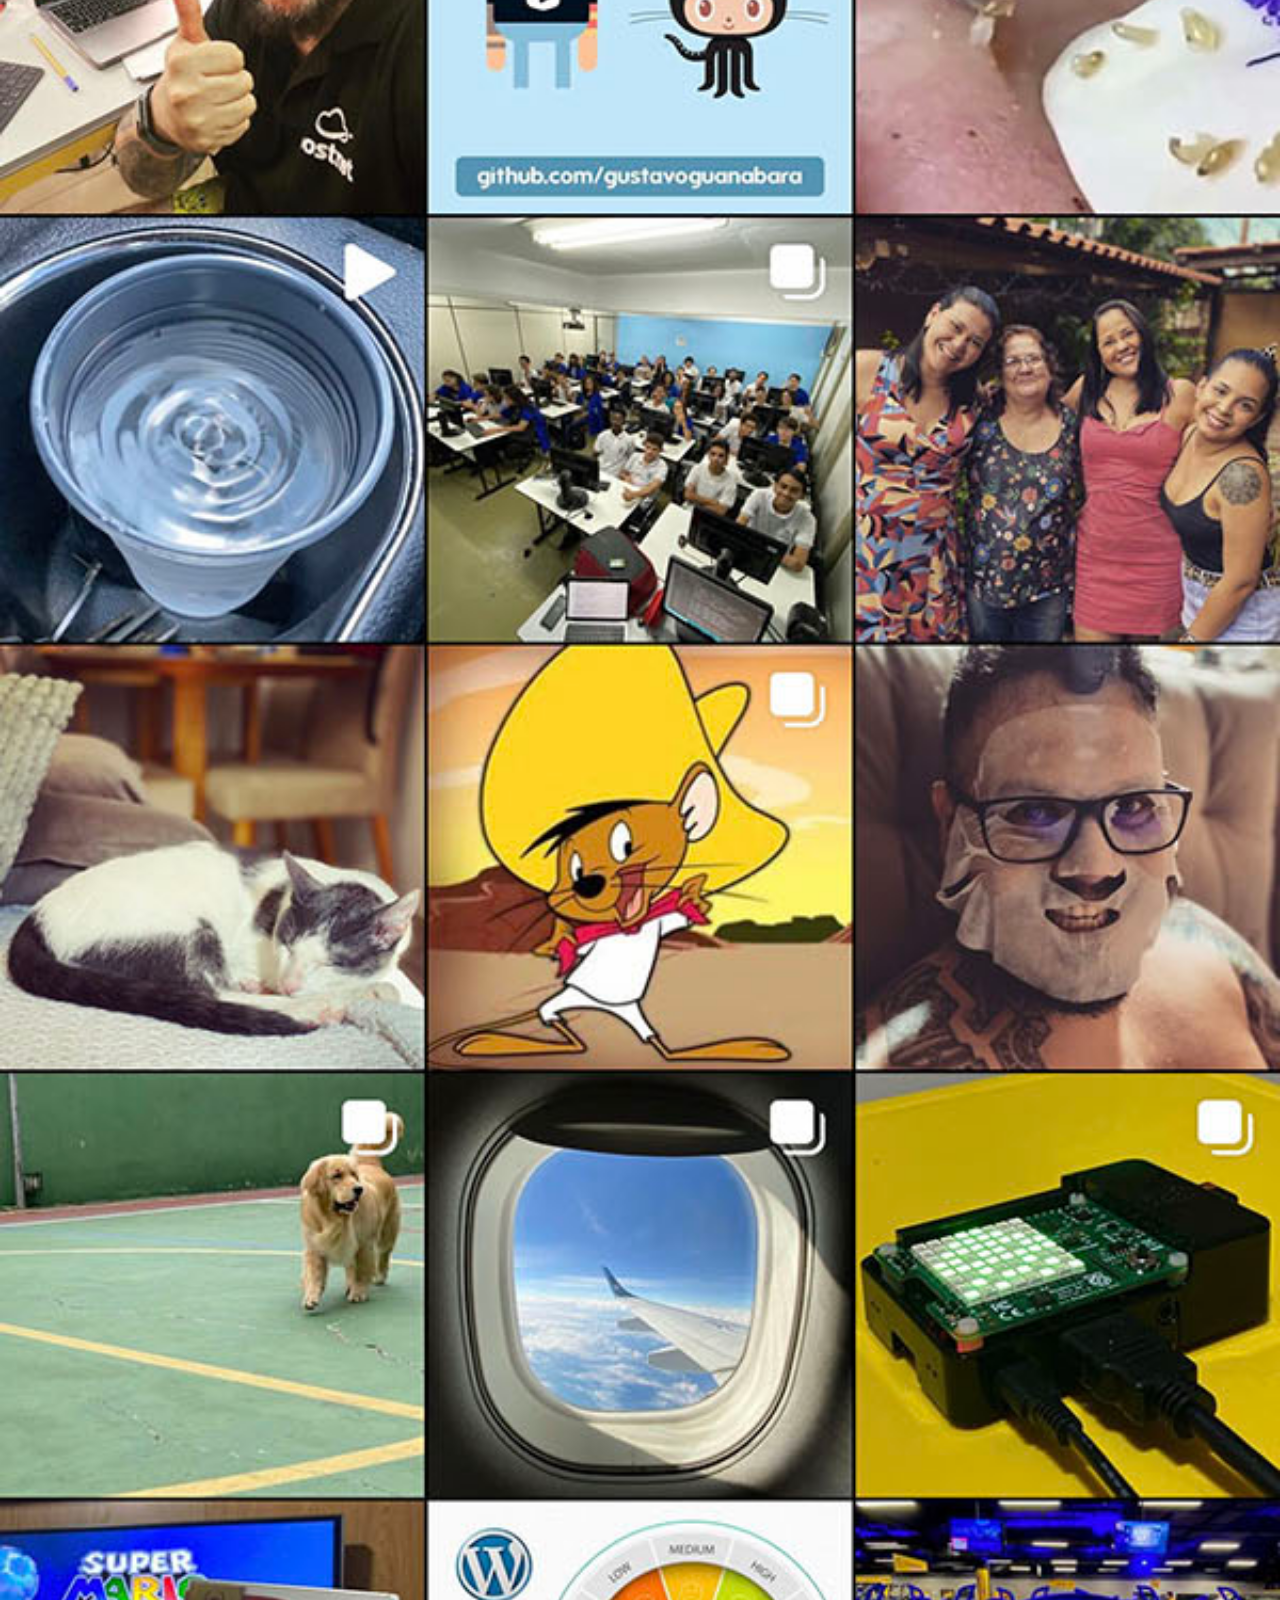
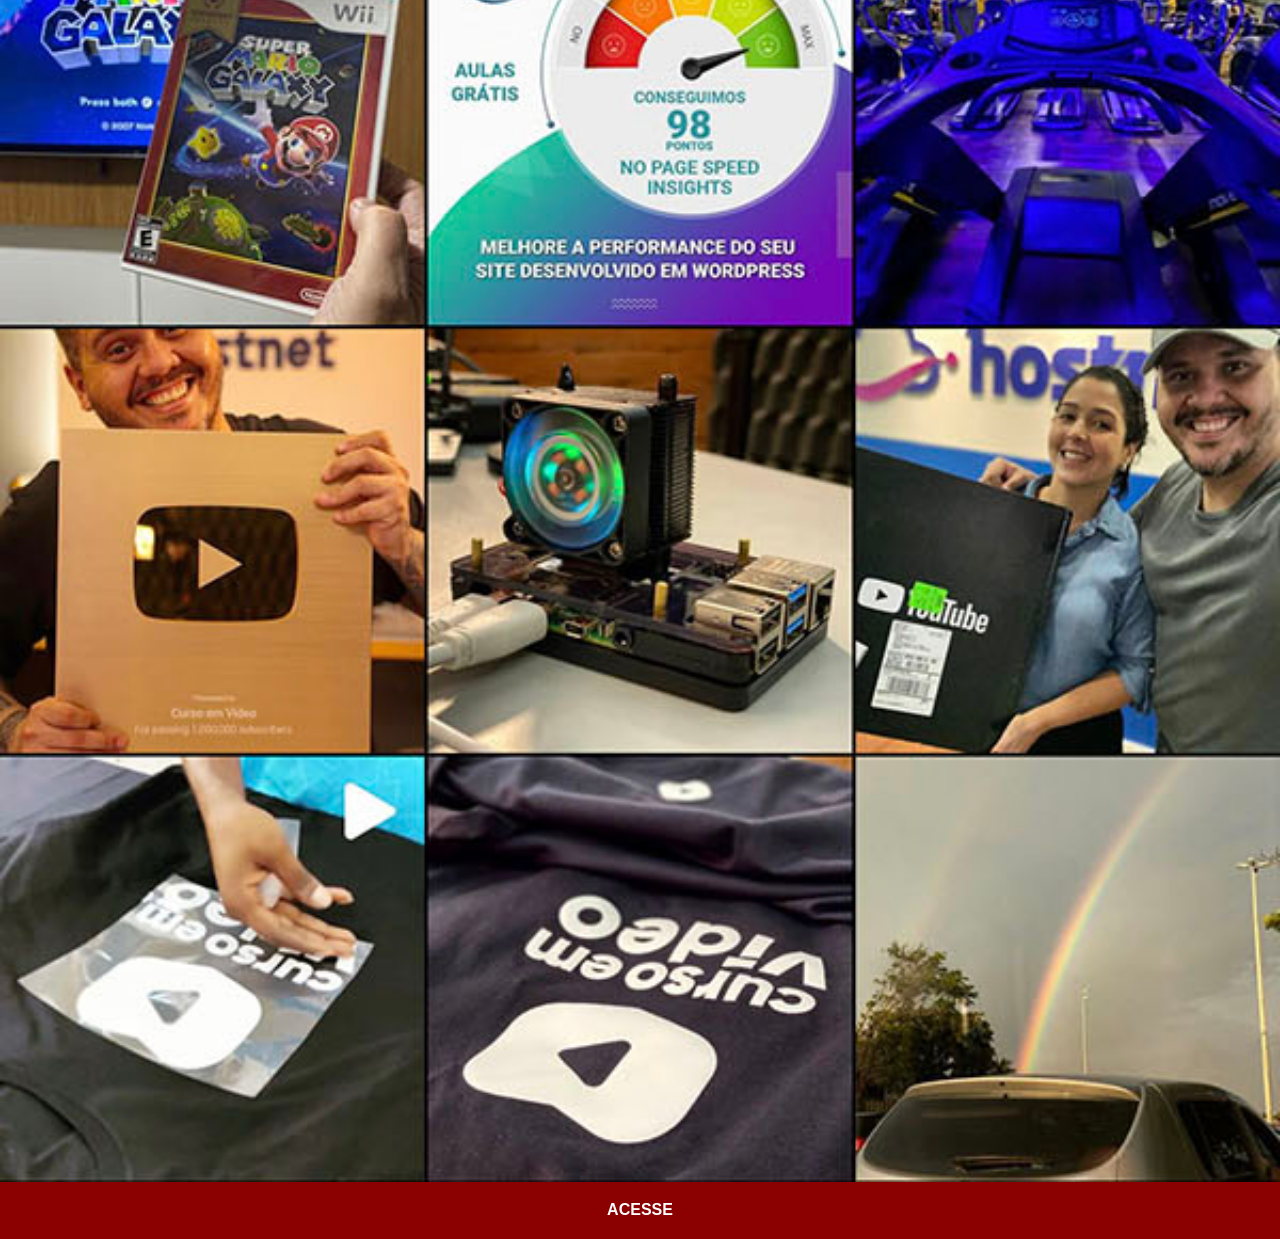
<file: instagram.html>
<!DOCTYPE html>
<html lang="pt-br">
<head>
    <meta charset="UTF-8">
    <meta name="viewport" content="width=device-width, initial-scale=1.0">
    <title>Github</title>
    <link rel="stylesheet" href="estilos/social.css">
</head>
<body>
    <img src="imagens/tela-instagram.jpg" alt="Instagram">
    <a href="https://www.instagram.com/?next=%2F" target="_blank">ACESSE</a>
</body>
</html>
</file>
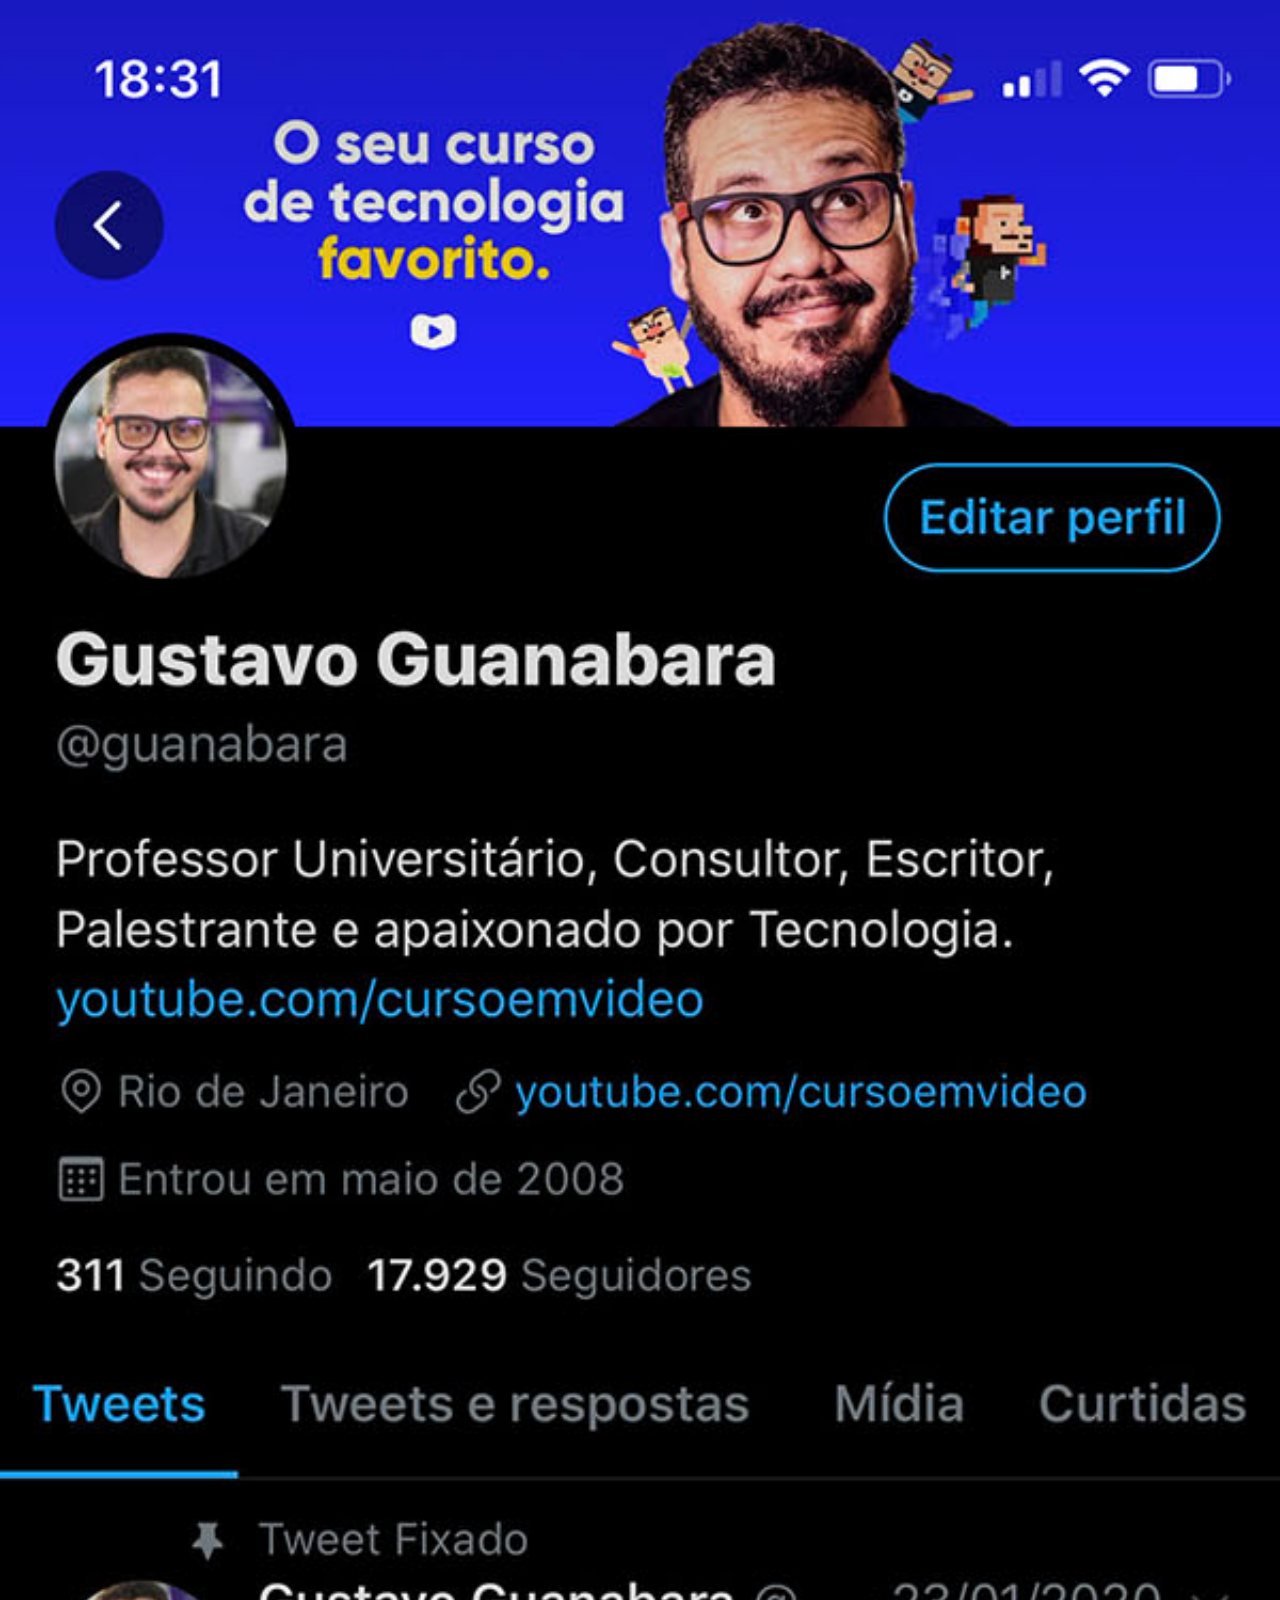
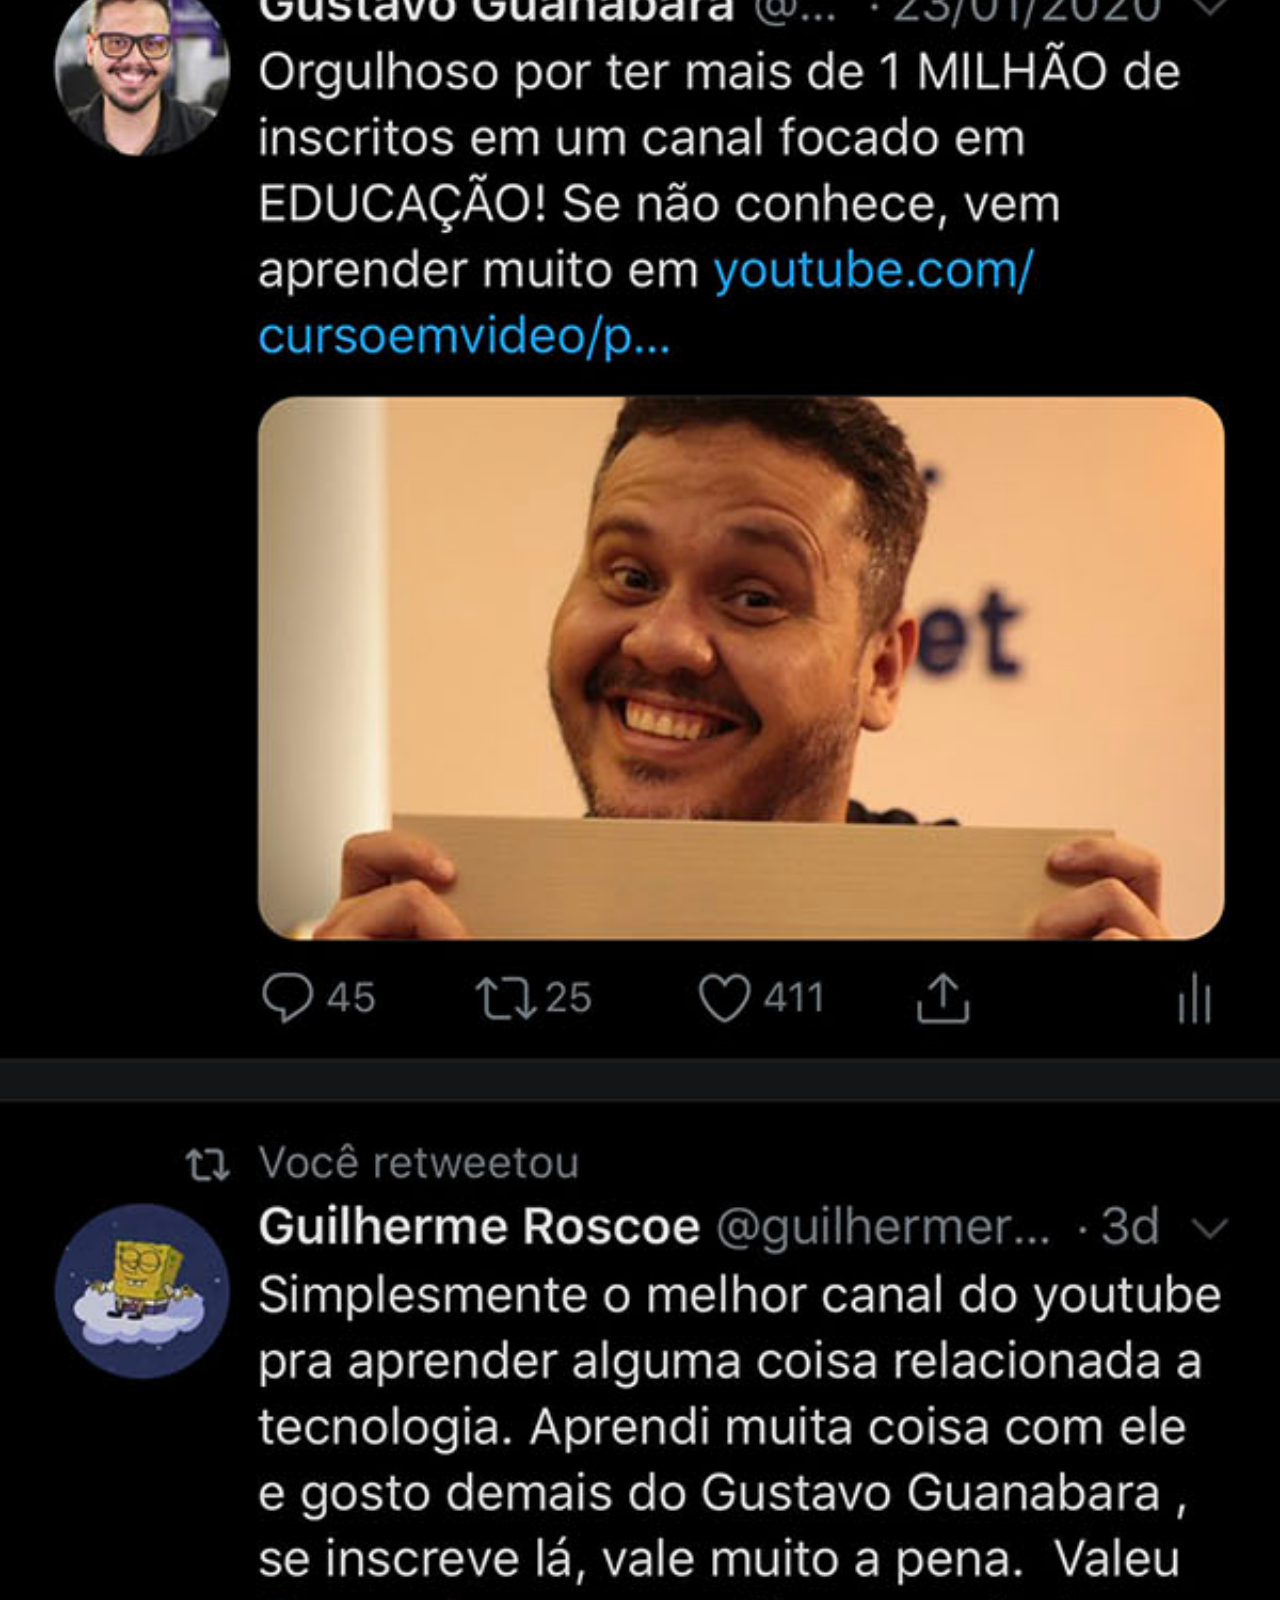
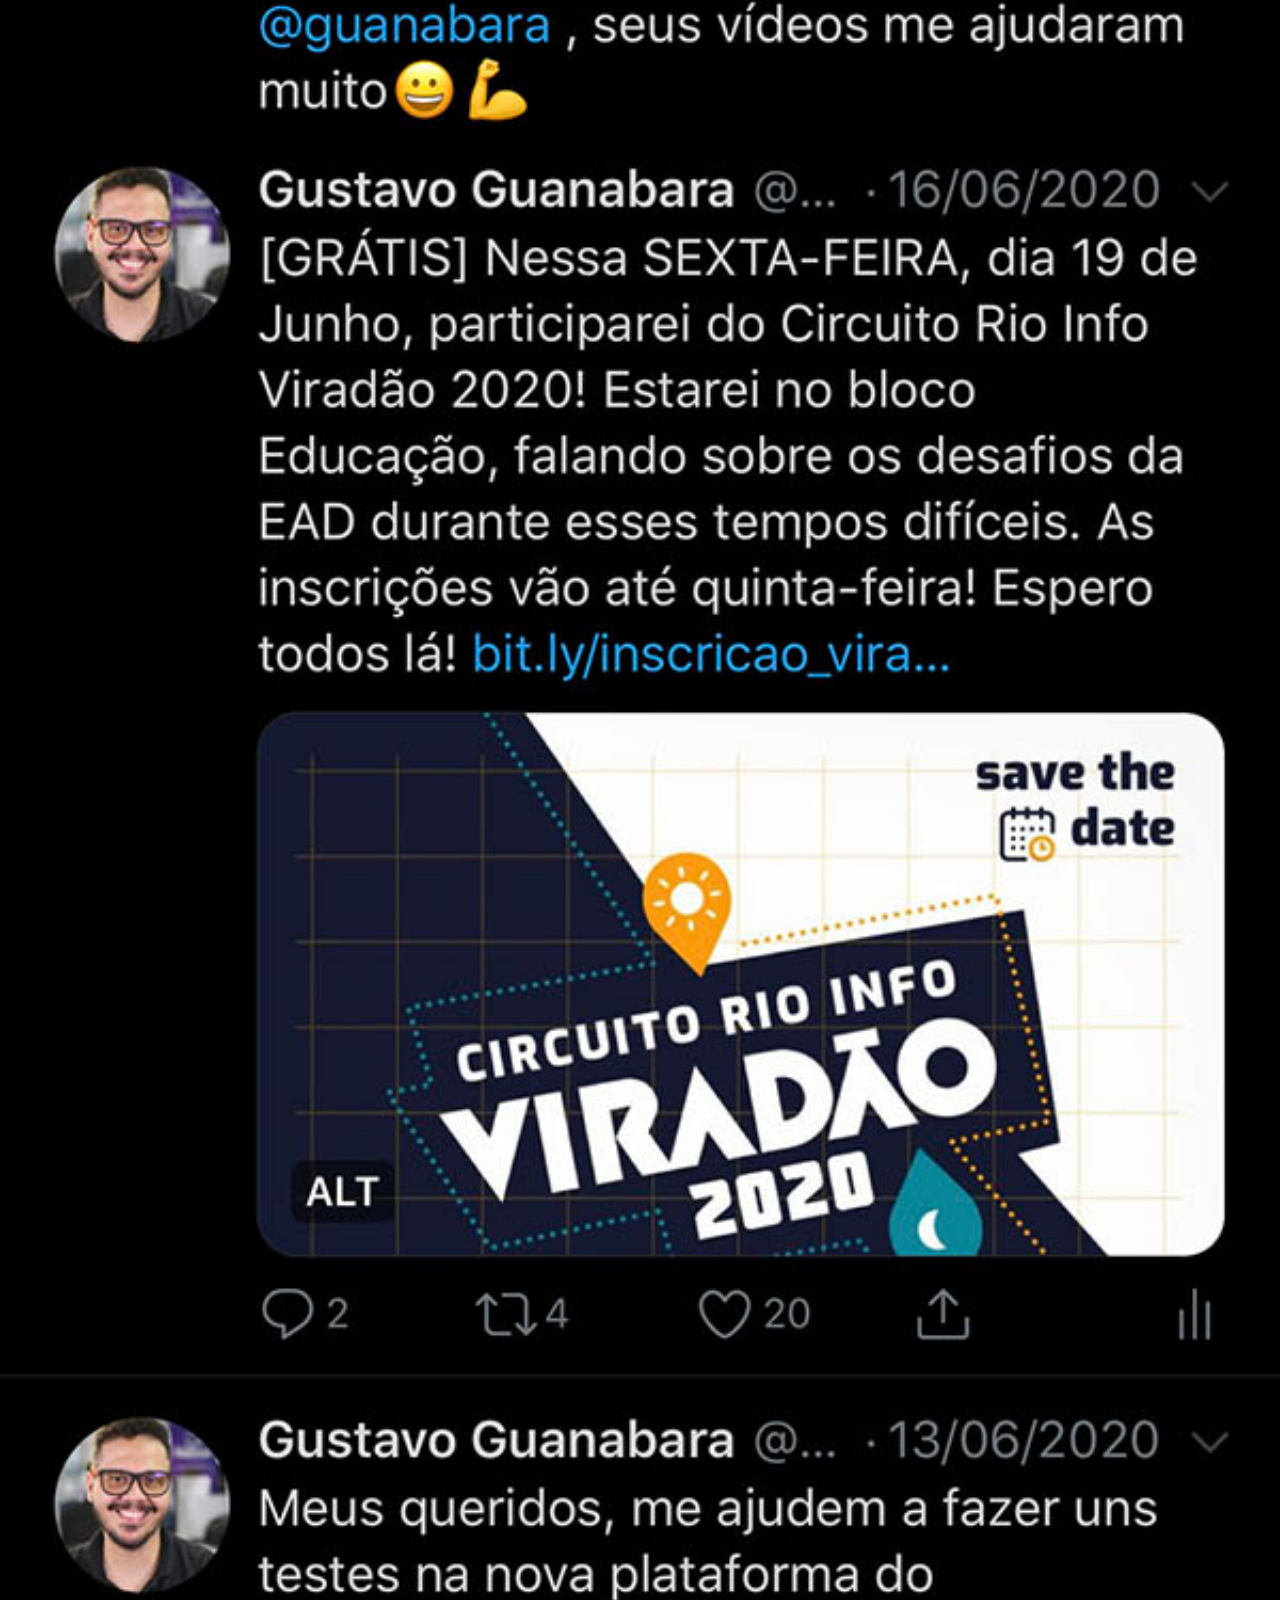
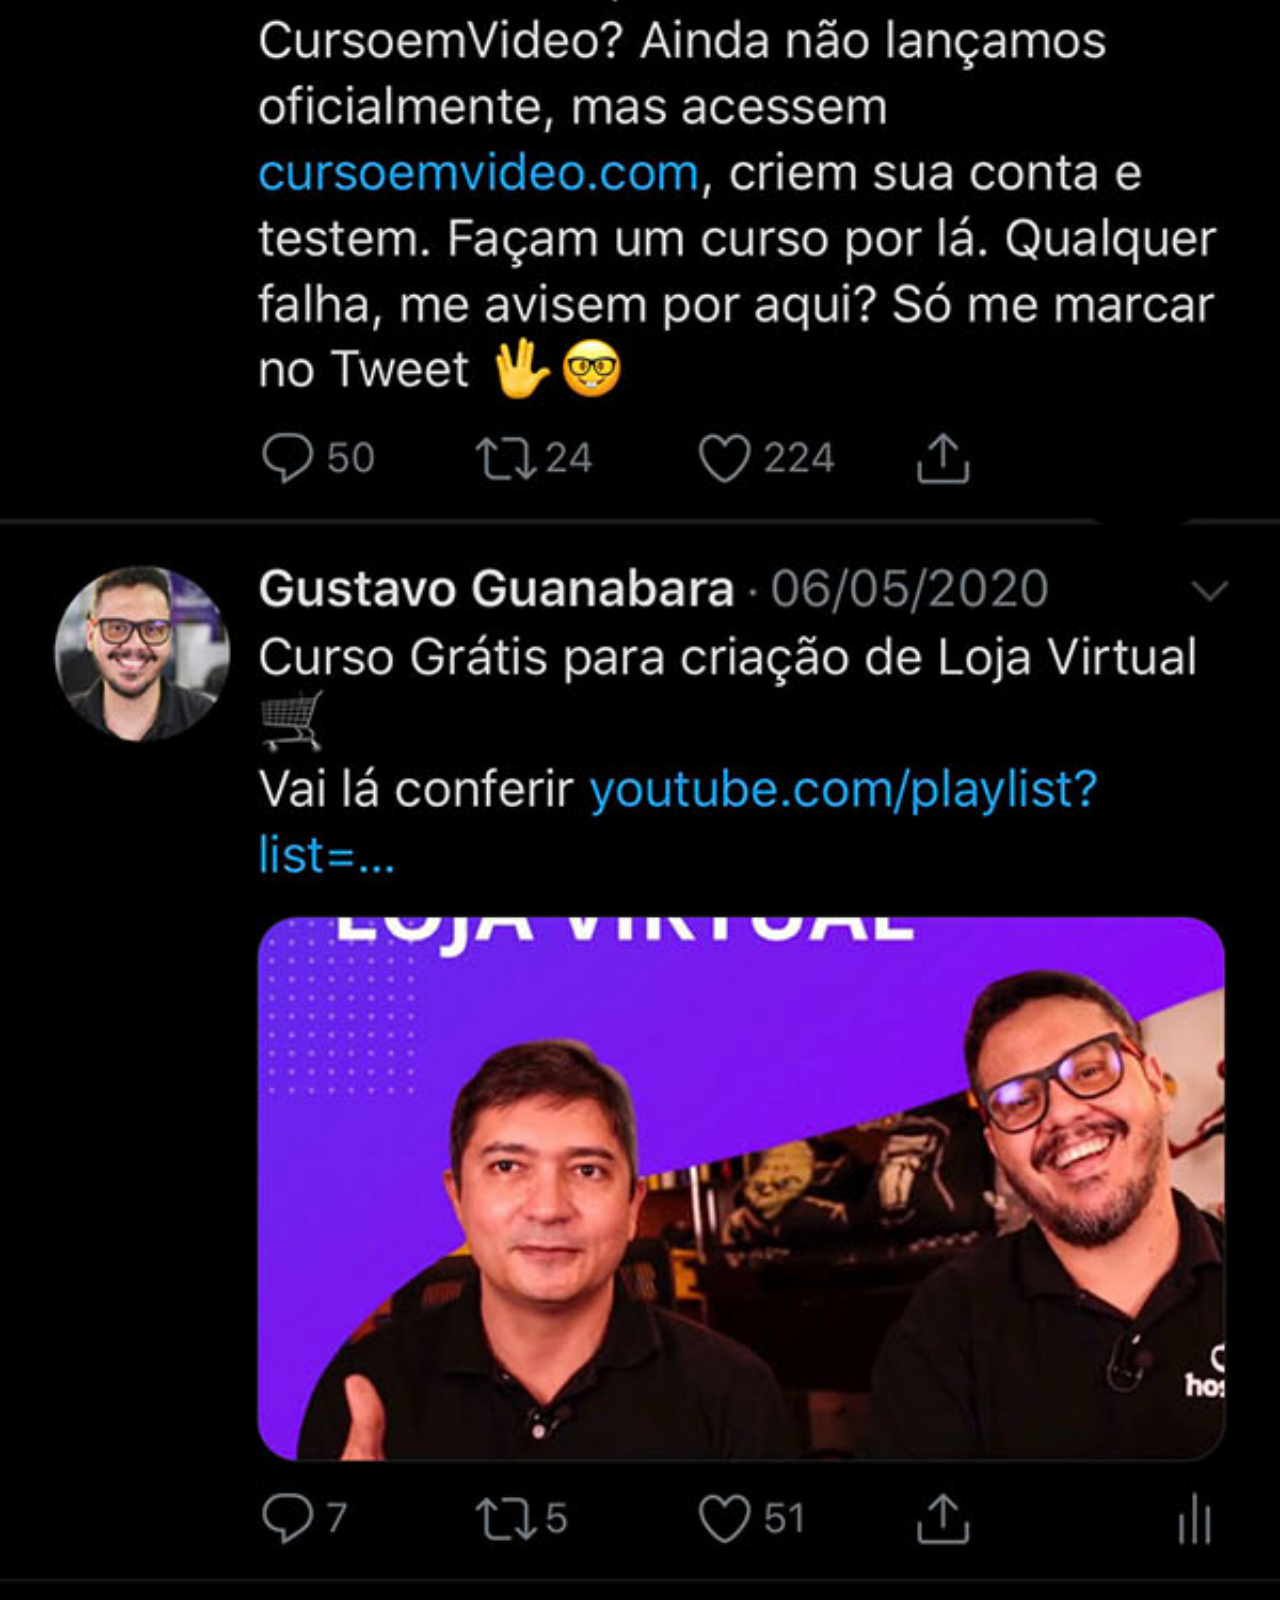
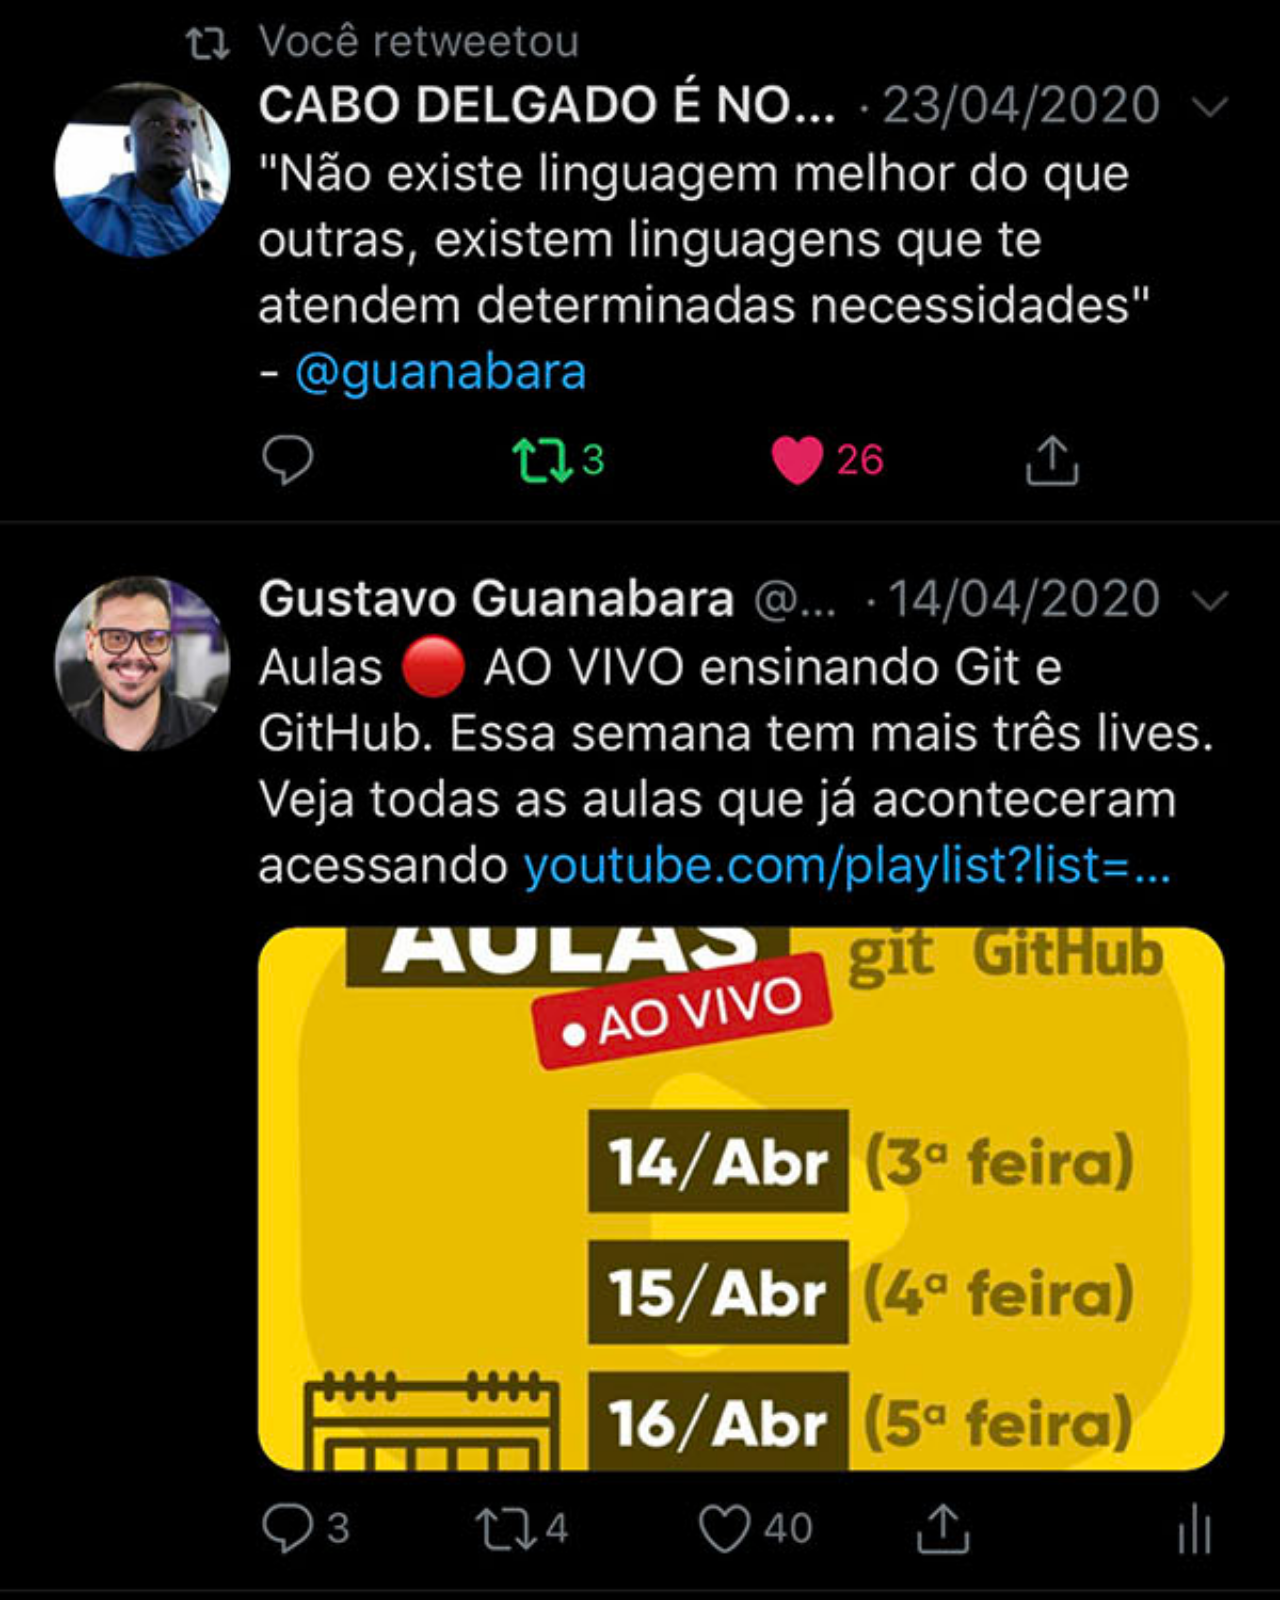
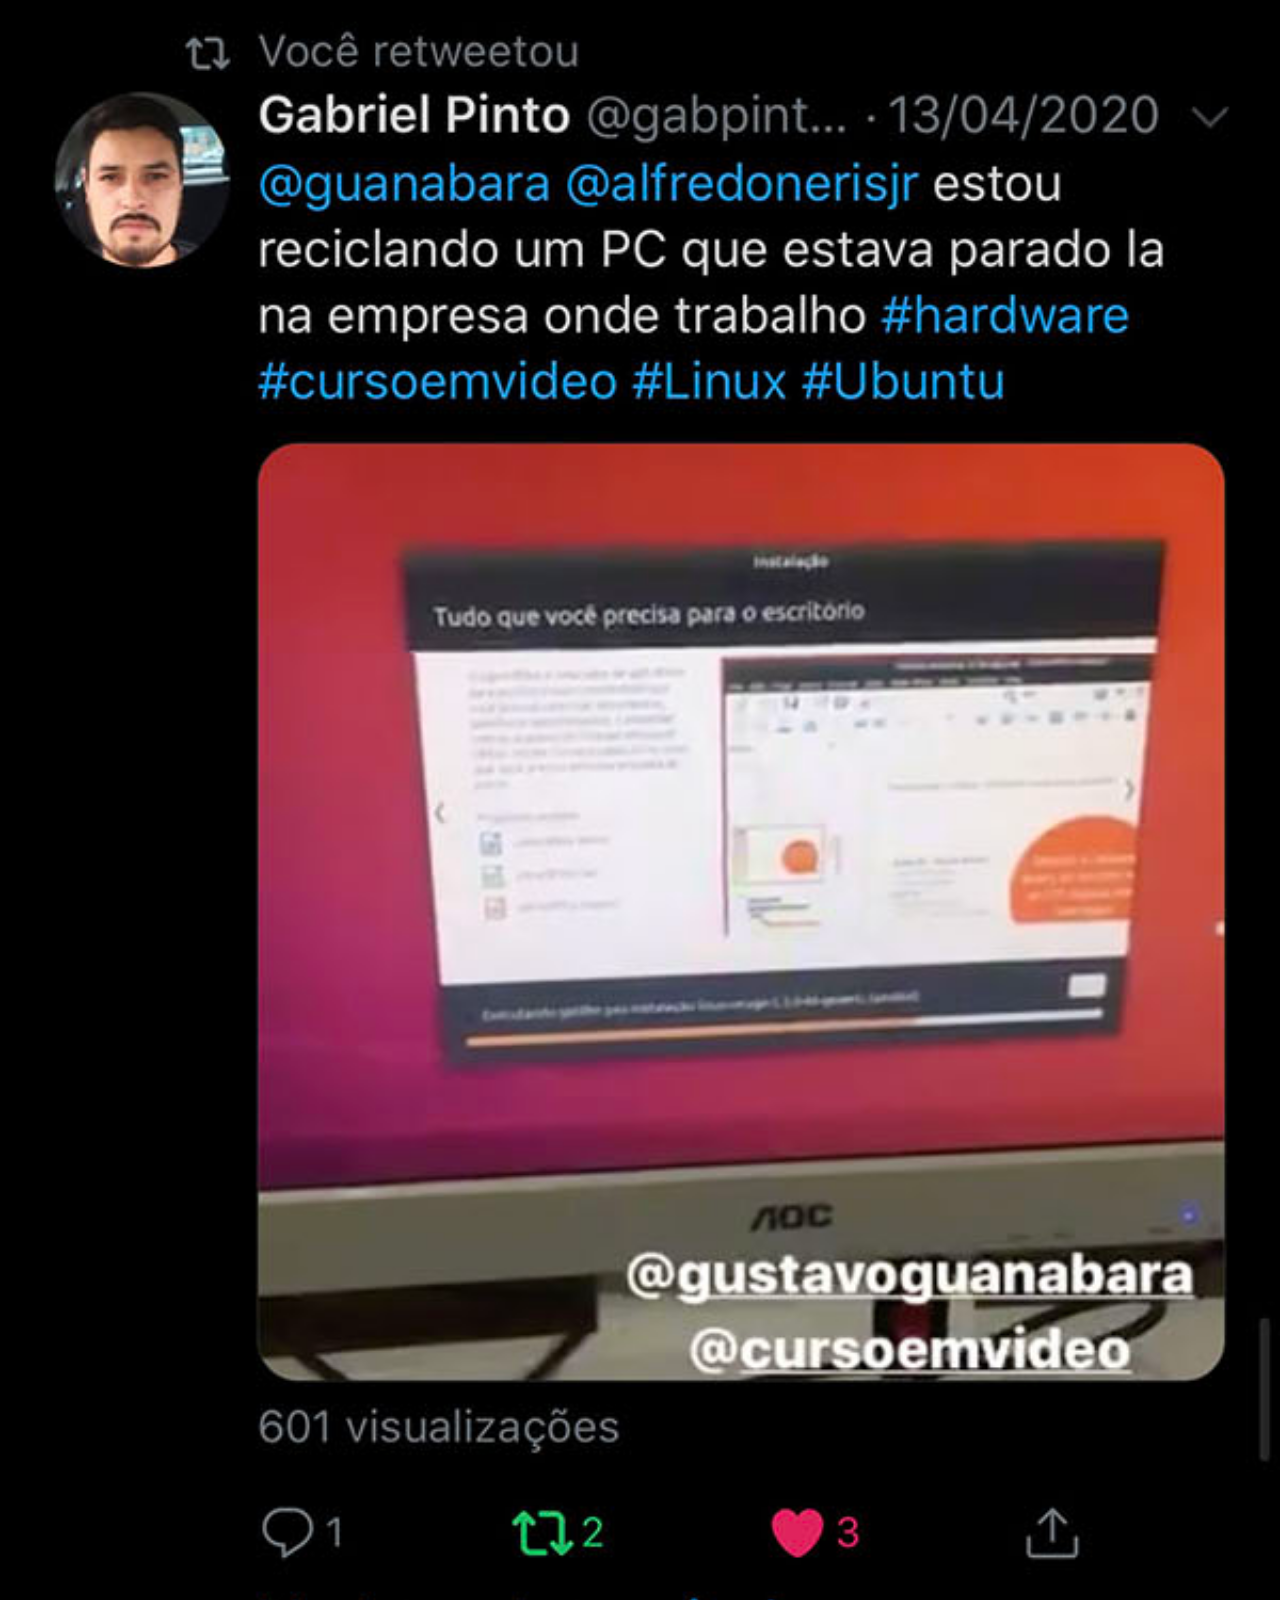
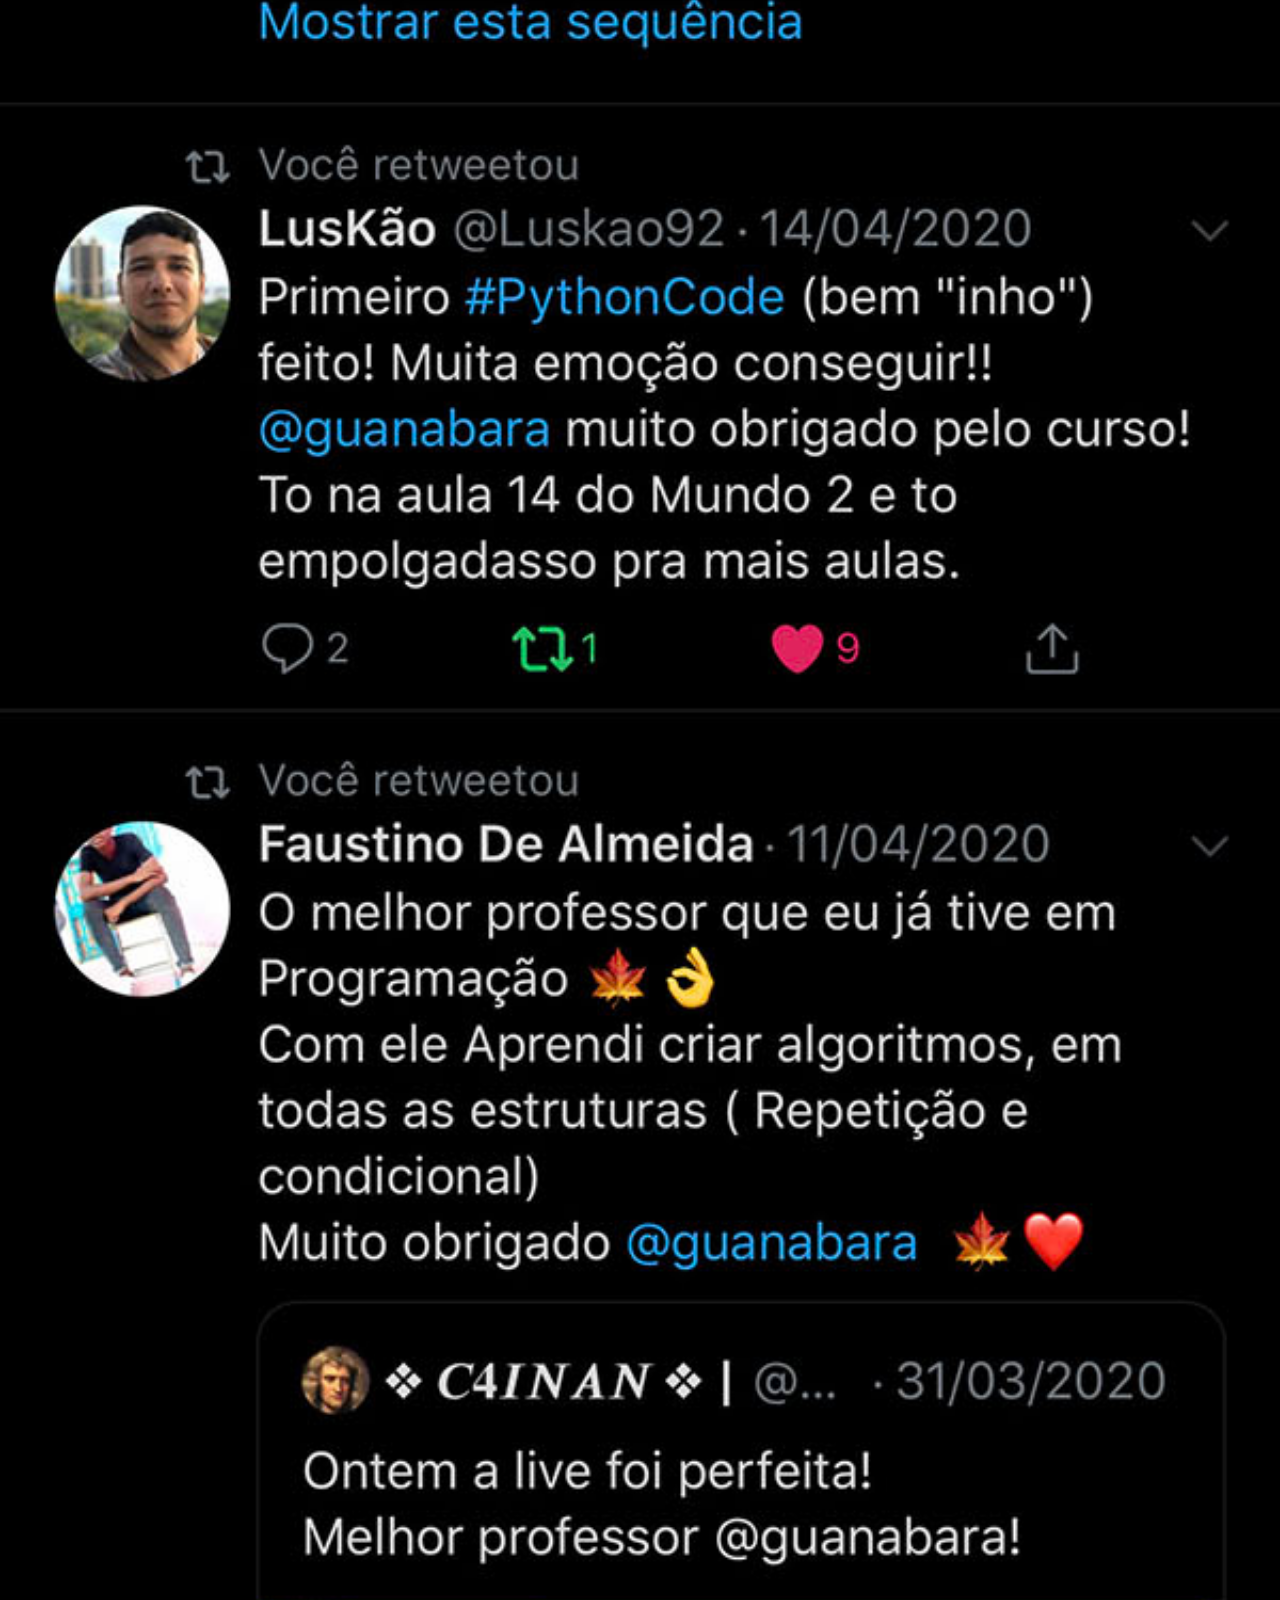
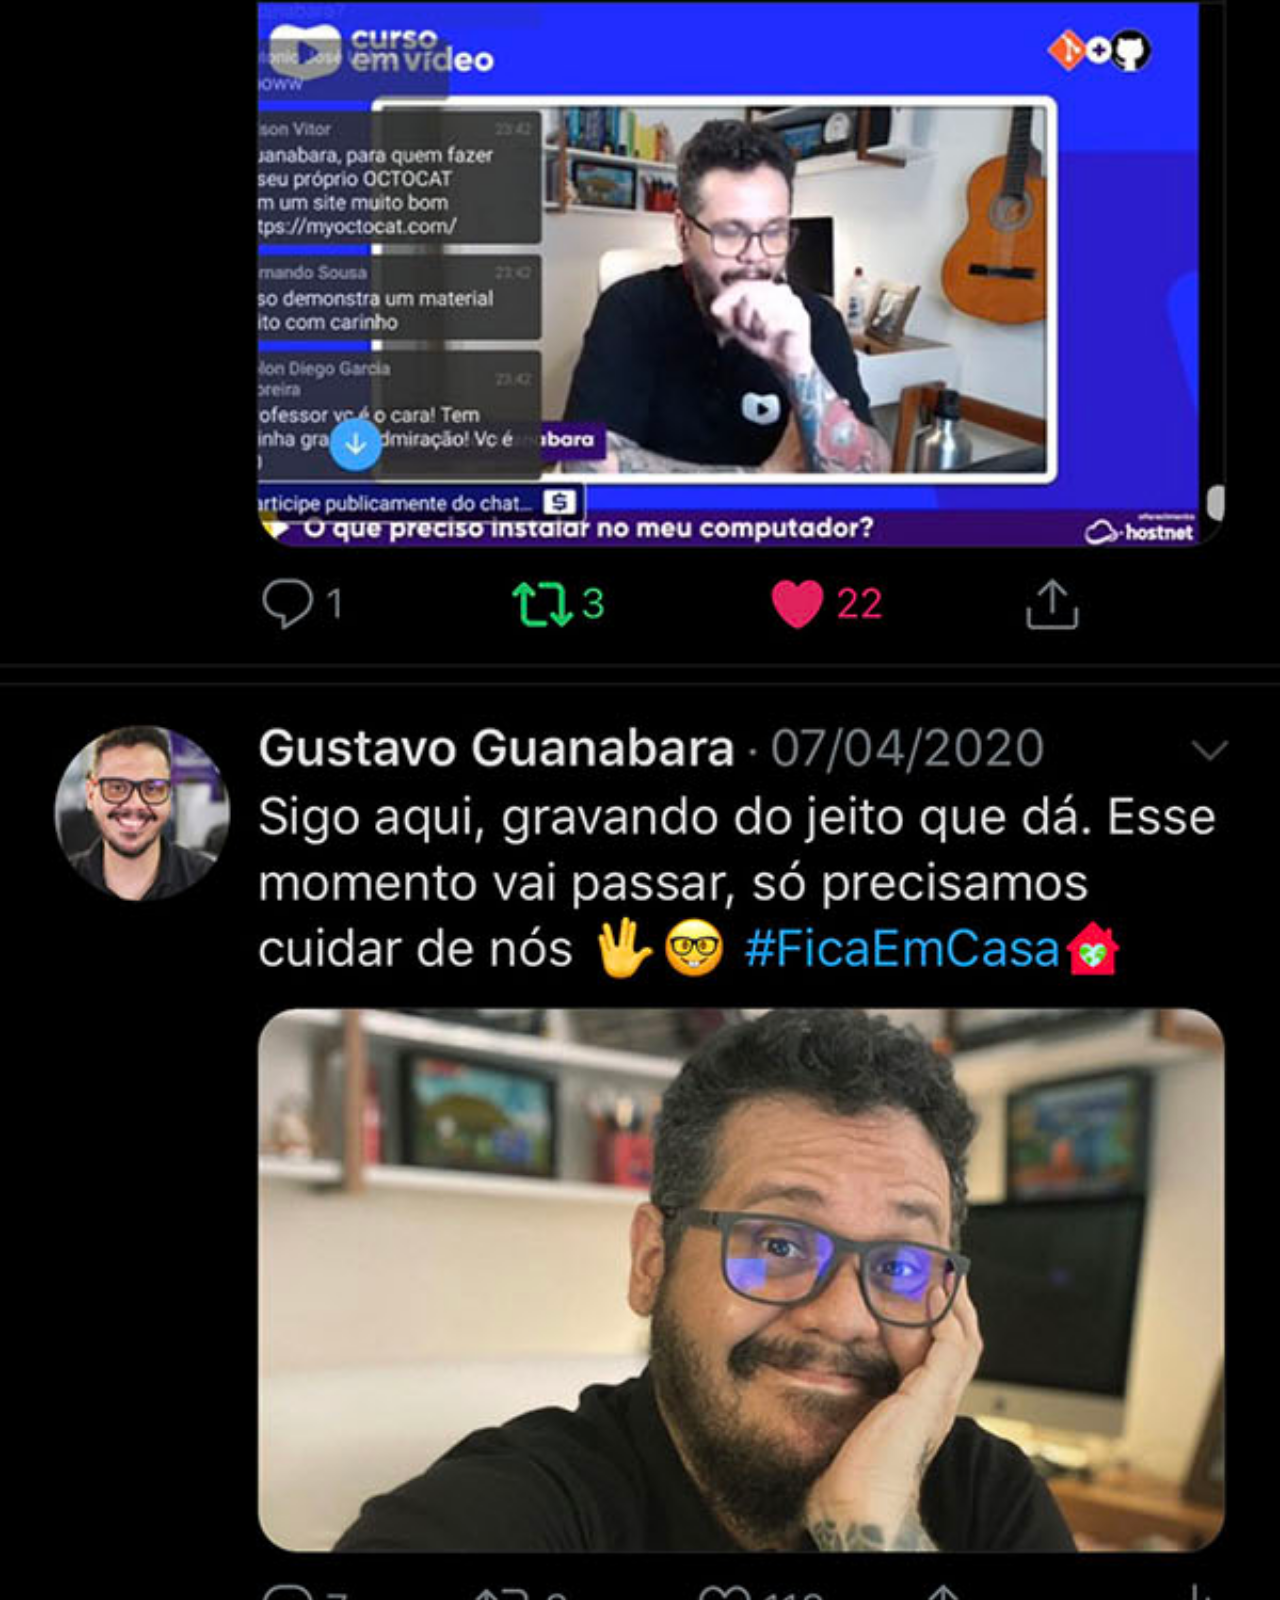
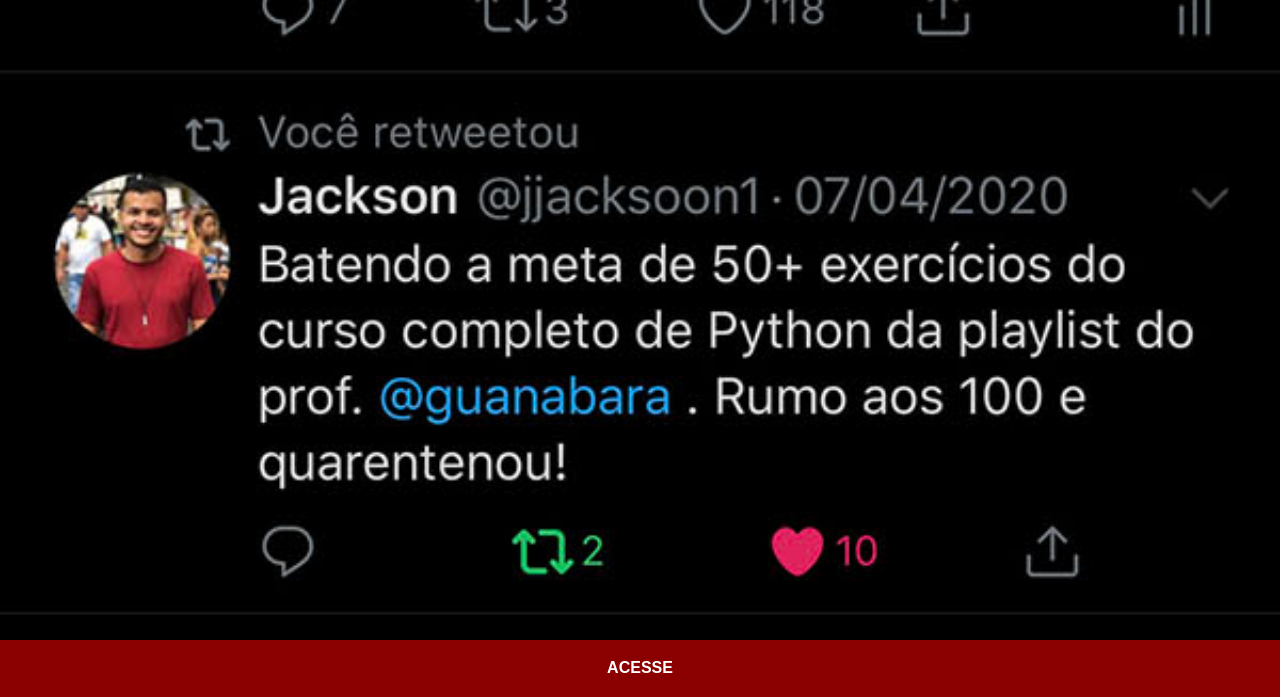
<file: twitter.html>
<!DOCTYPE html>
<html lang="pt-br">
<head>
    <meta charset="UTF-8">
    <meta name="viewport" content="width=device-width, initial-scale=1.0">
    <title>Github</title>
    <link rel="stylesheet" href="estilos/social.css">
</head>
<body>
    <img src="imagens/tela-twitter.jpg" alt="Instagram">
    <a href="https://www.instagram.com/?next=%2F" target="_blank">ACESSE</a>
</body>
</html>
</file>
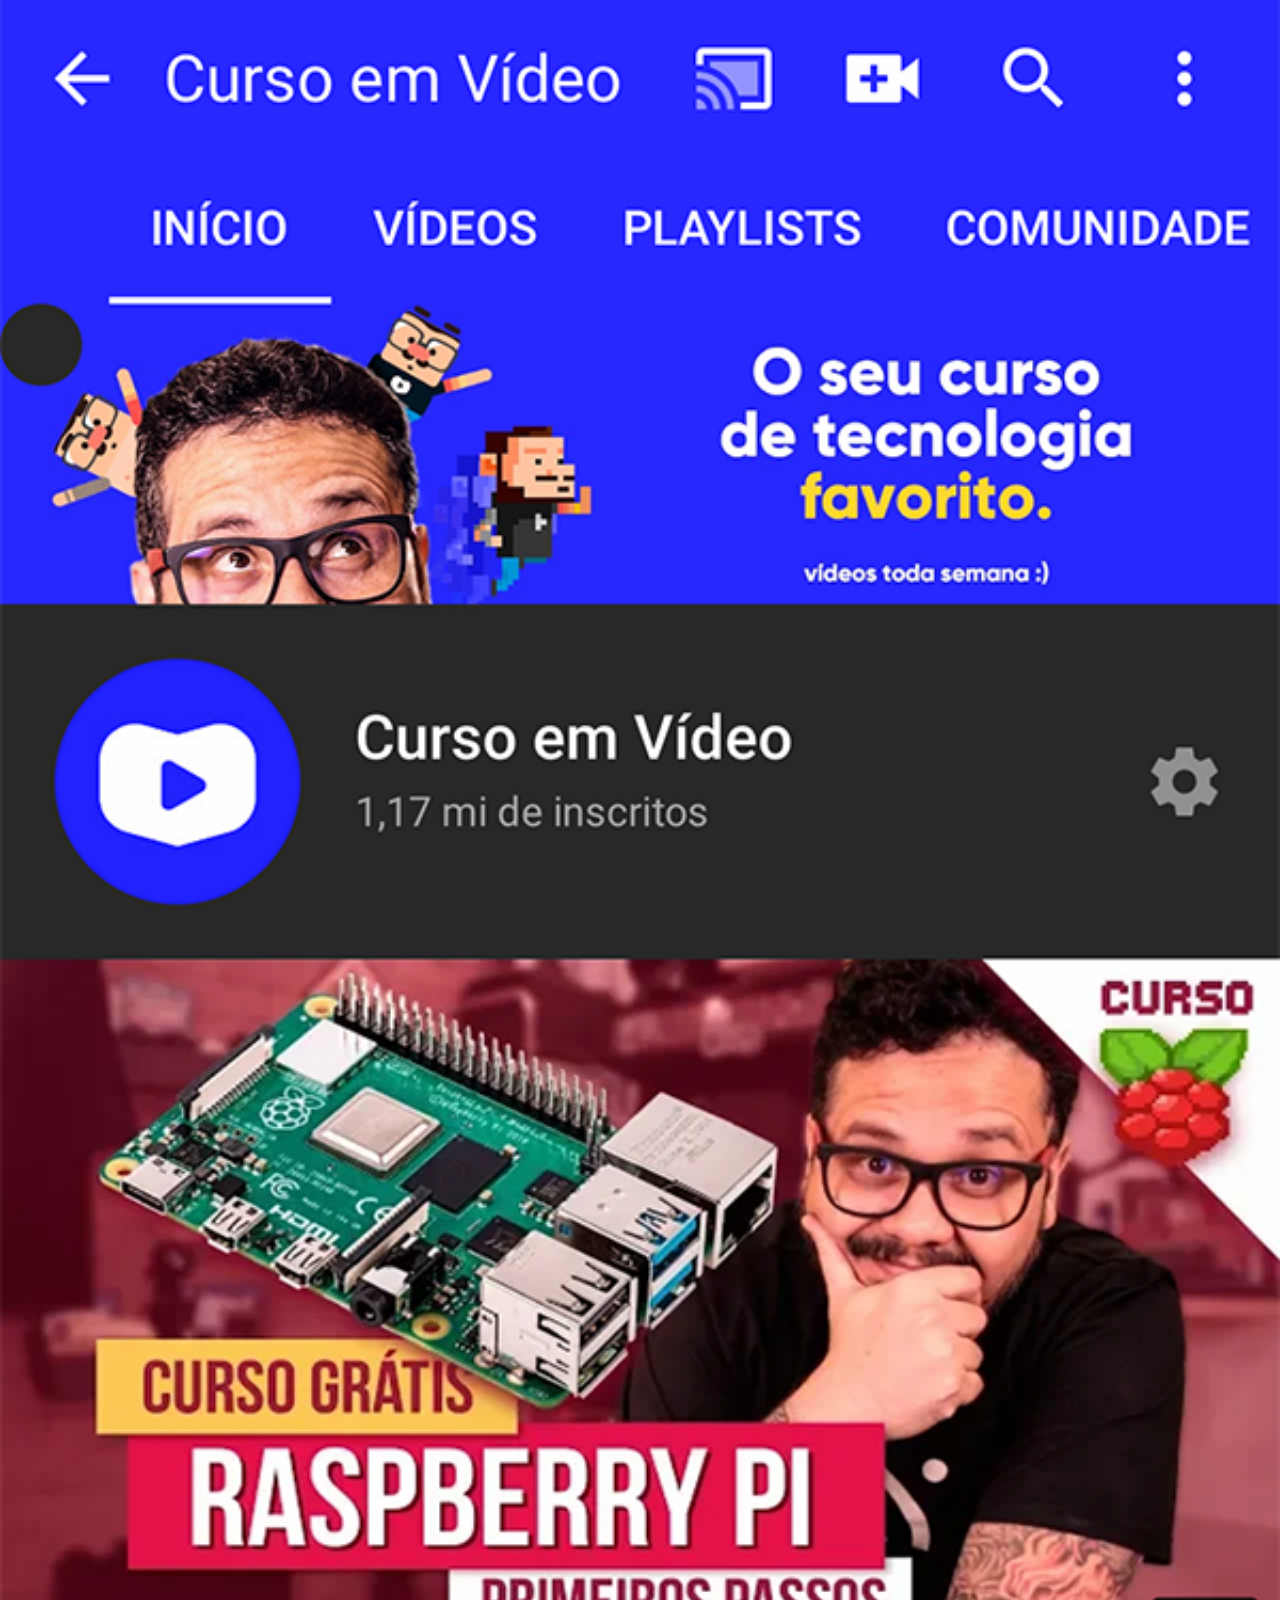
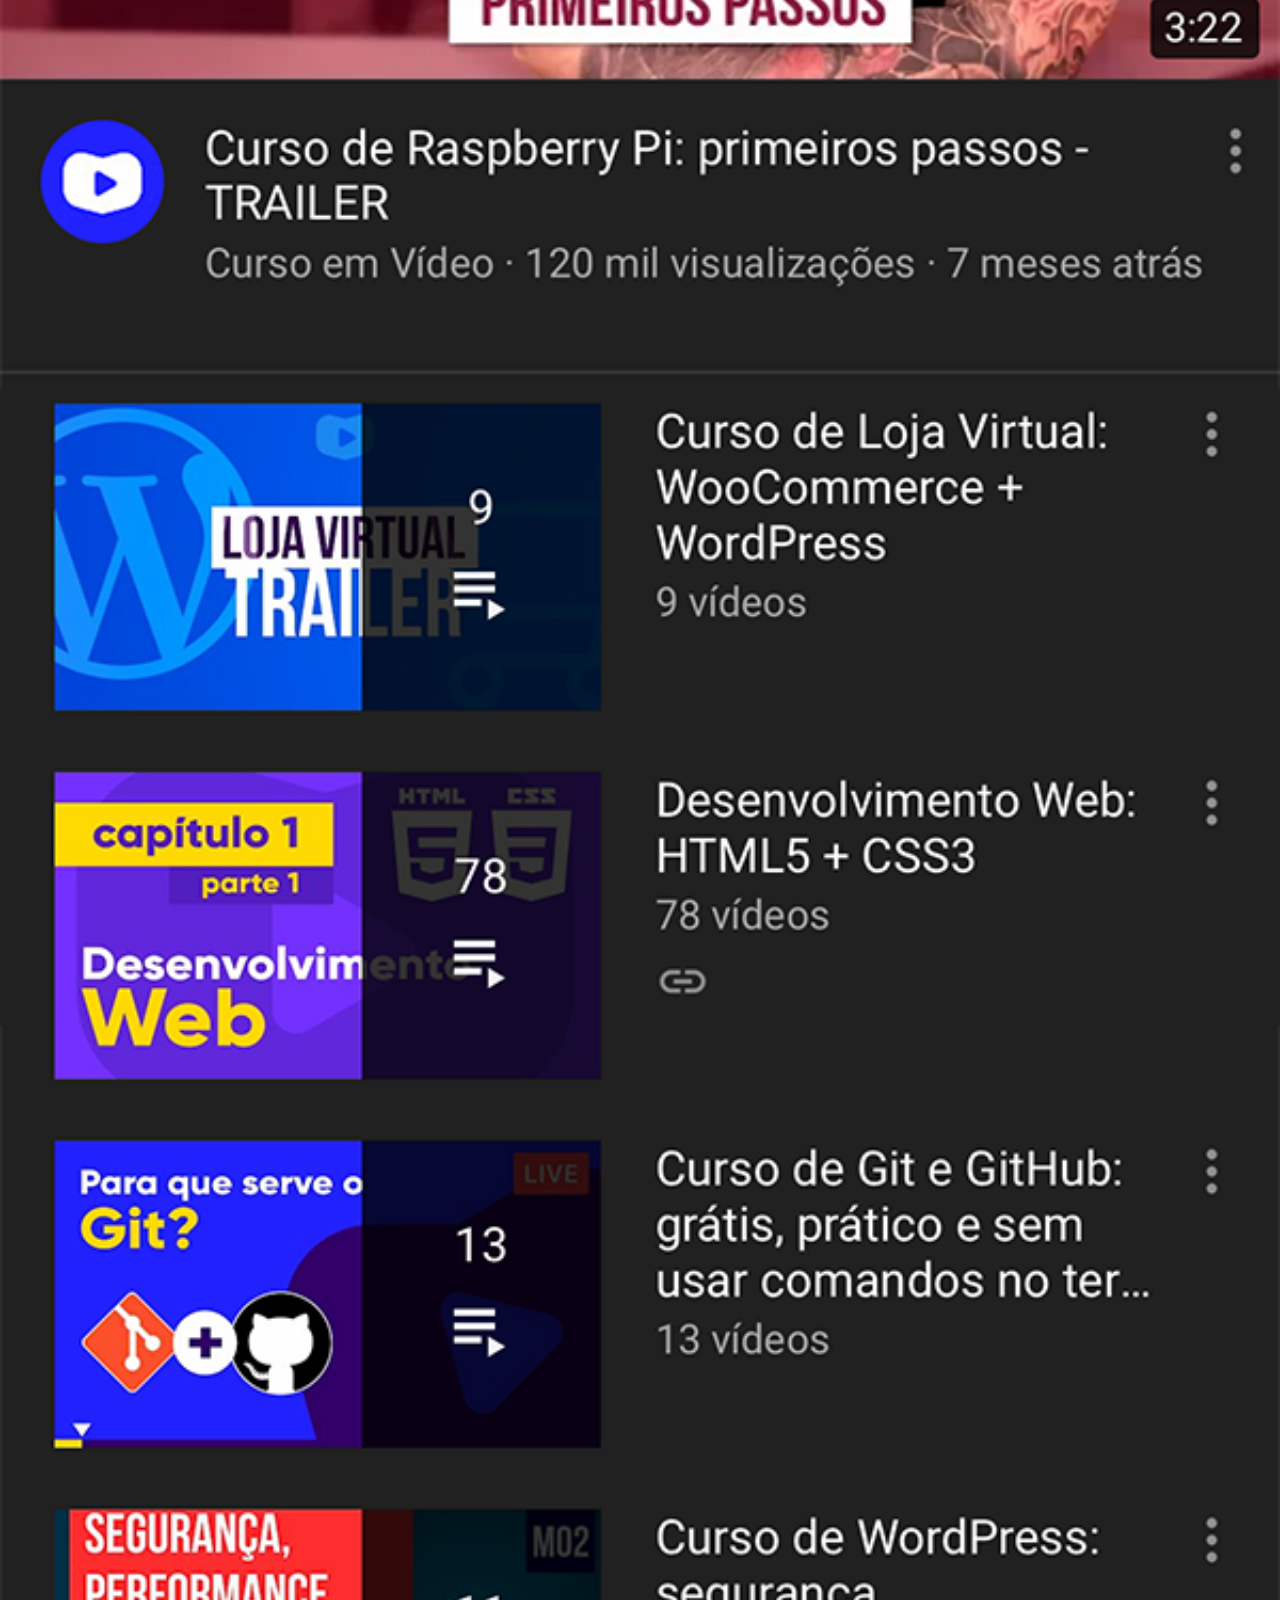
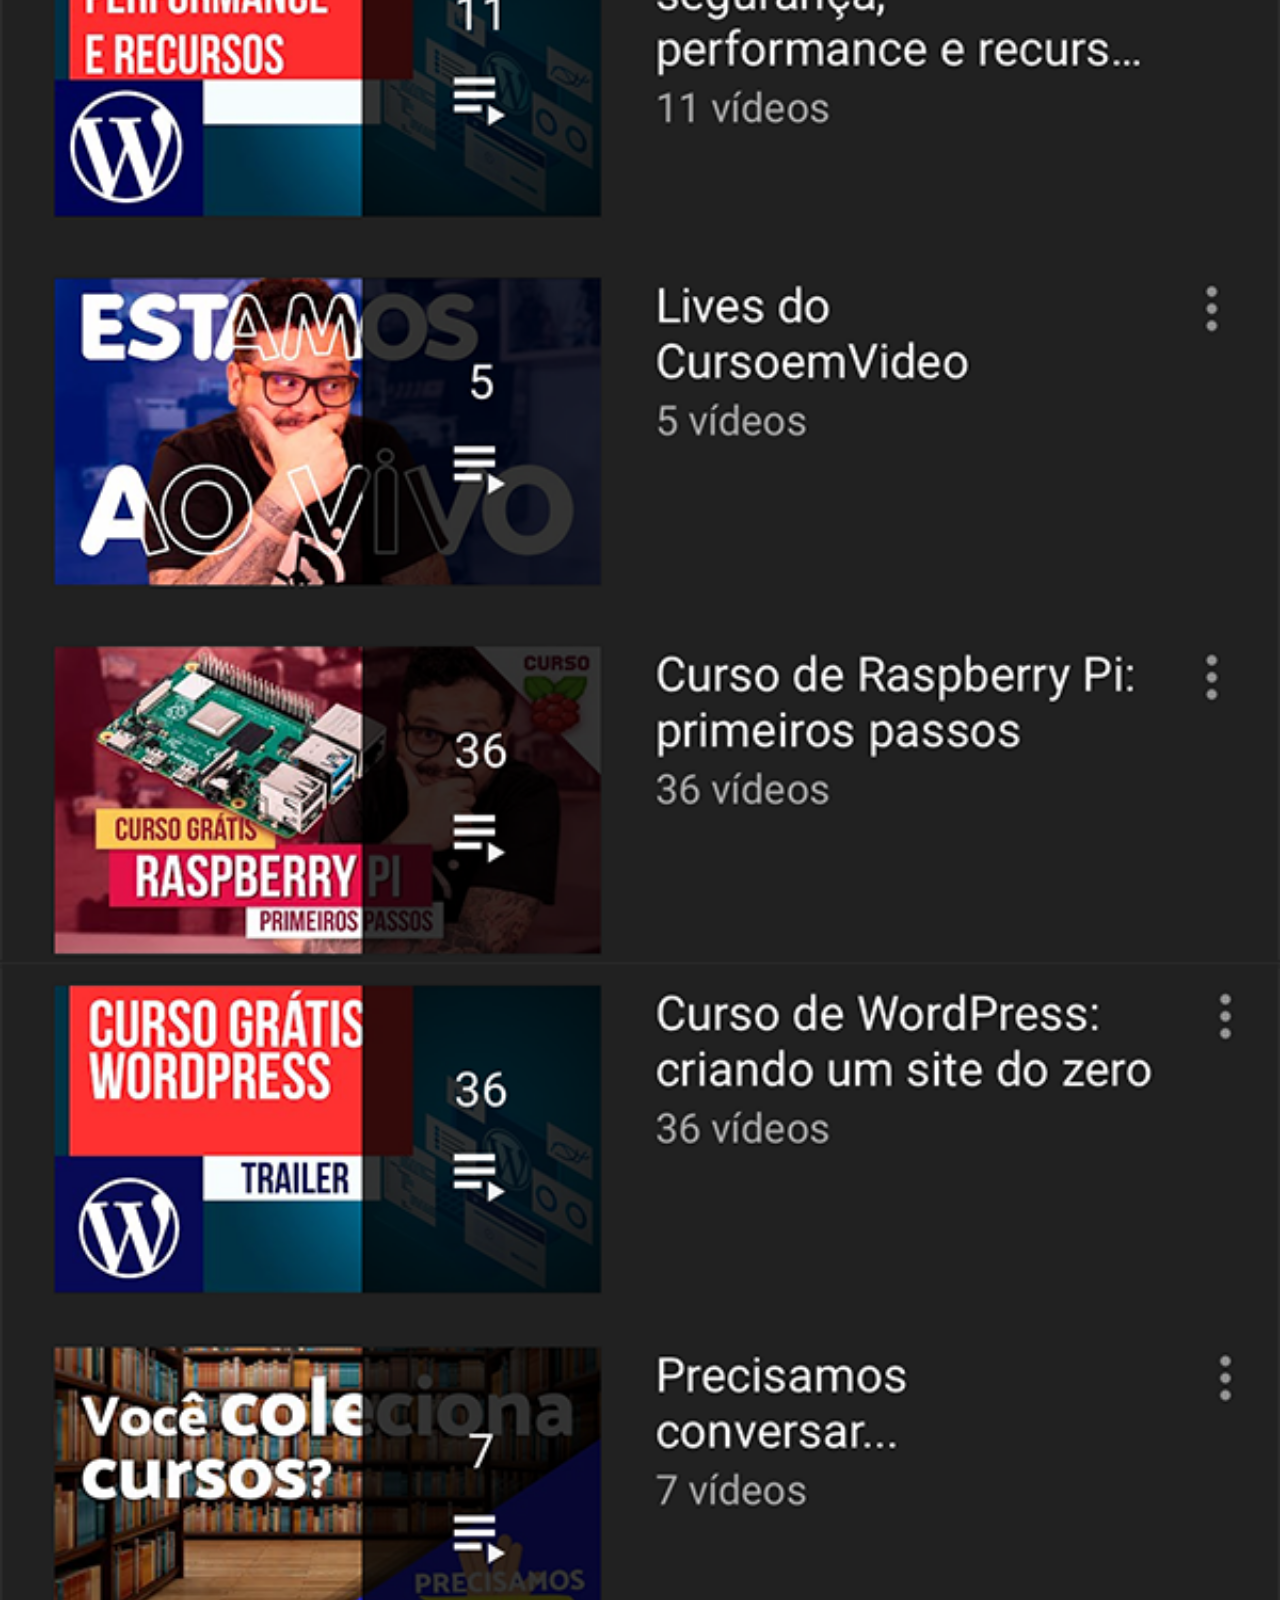
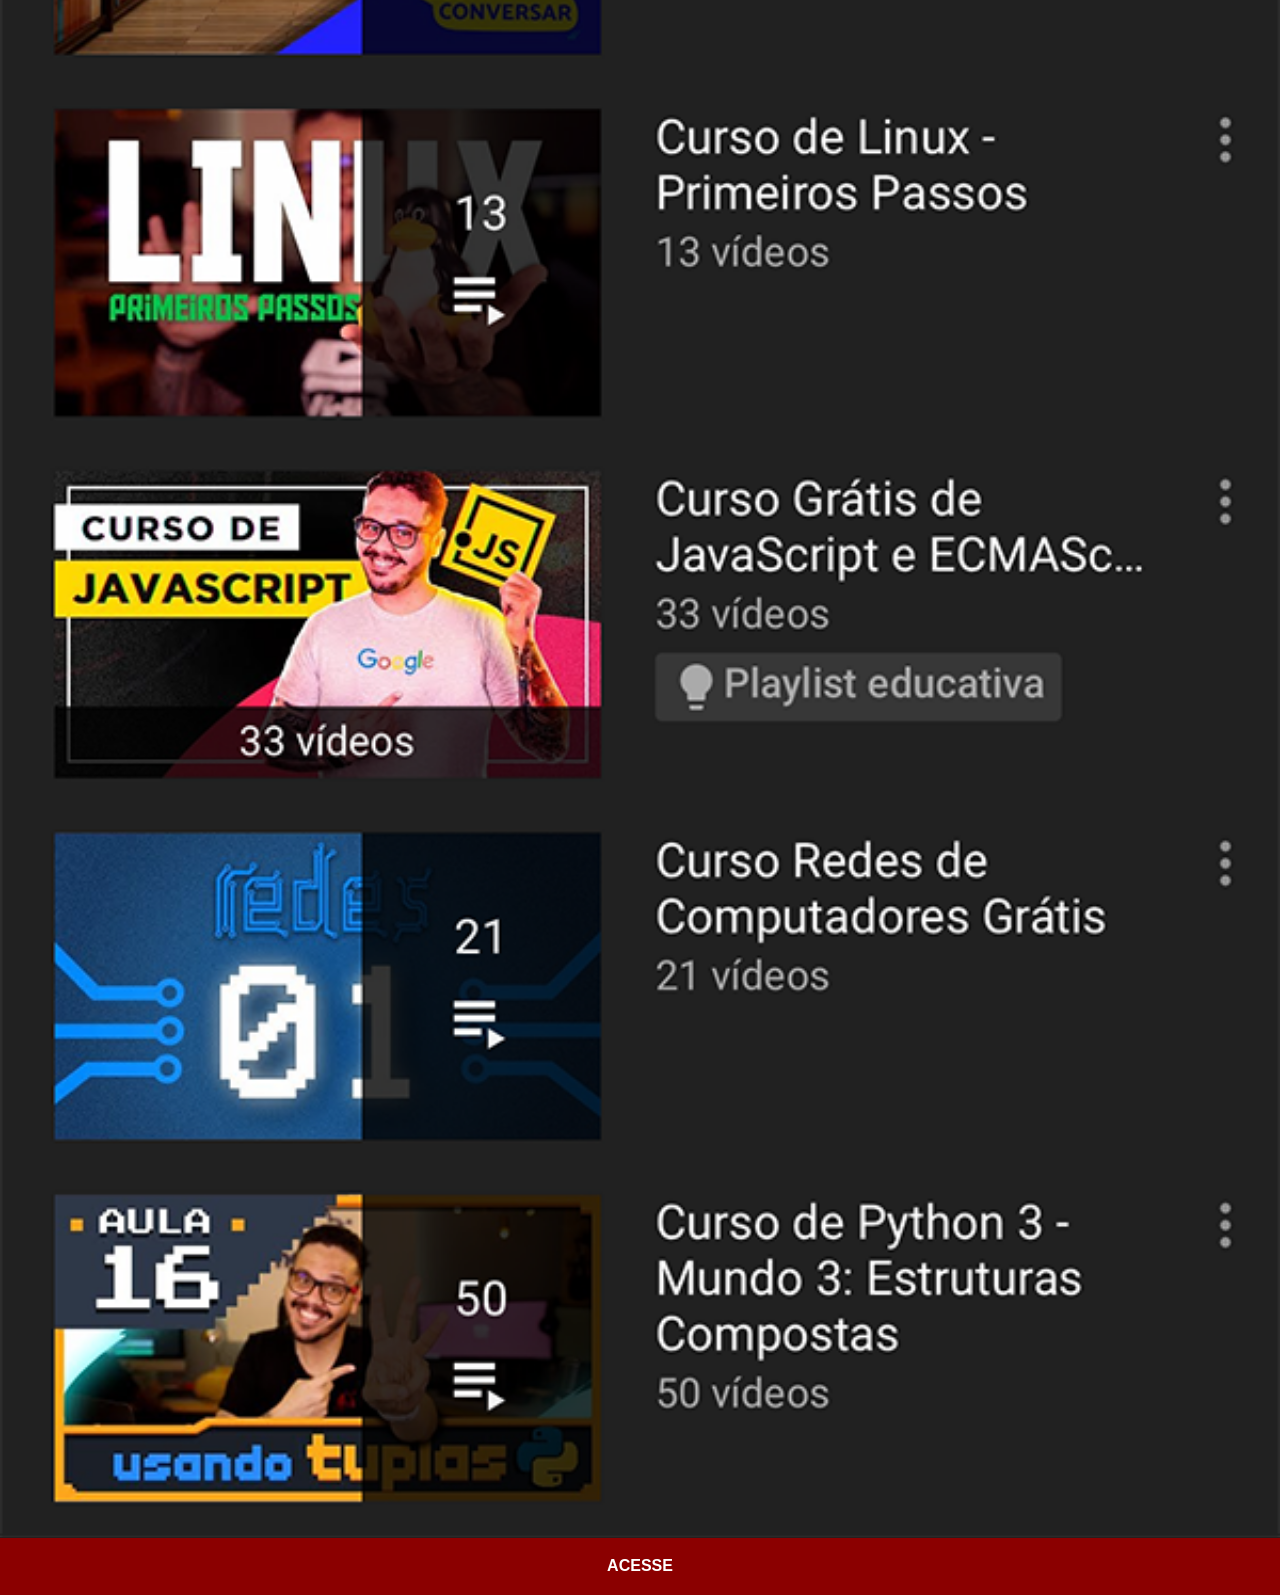
<file: youtube.html>
<!DOCTYPE html>
<html lang="pt-br">
<head>
    <meta charset="UTF-8">
    <meta name="viewport" content="width=device-width, initial-scale=1.0">
    <title>Youtube</title>
    <link rel="stylesheet" href="estilos/social.css">
</head>
<body>
    <img src="imagens/tela-youtube.png" alt="youtube">
    <a href="https://www.youtube.com/@TioFells" target="_blank">ACESSE</a>
</body>
</html>
</file>
<file: estilos/style.css>
@charset "UTF-8";

* {
    margin: 0px;
    padding: 0px;
    font-family: Arial, Helvetica, sans-serif;
}

html, body {
    height: 100vh;
    width: 100vw;
    background-color: black;
}

body {
    background: url(../imagens/fundo-madeira.jpg) no-repeat top center;
    background-size: cover;
    background-attachment: fixed;
}

main {
    height: 100vh;
    position: relative;
}

#telefone {
    position: absolute;
    height: 627px;
    width: 311px;
    top: 50%;
    left: 50%;
    transform: translate(-50%, -50%);
    background: url(../imagens/frame-iphone.png) no-repeat;
  
}

#tela {
    position: relative;
    top: 80px;
    left: 22px;
    width: 267px;
    height: 471px;

}
#redes-sociais {
    text-align: right;
}

#redes-sociais img {
    width: 50px;
    margin: 10px;
    border-radius: 50%;
    box-shadow: 2px 2px 5px rgba(0, 0, 0, 0.404);
    box-sizing: border-box;
}

#redes-sociais img:hover {
    border: 2px solid rgba(255, 255, 255, 0.61);
    transform: translate(-3px, -3px);
    box-shadow: 5px 5px 10px rgba(0, 0, 0, 0.603);
    transition: transform .3s, border 1s;
}
</file>
<file: estilos/social.css>
@charset "UTF-8";

*{
            padding: 0px;
            margin: 0px;
            font-family: Arial, Helvetica, sans-serif;
        }

        ::-webkit-scrollbar {
            width: 0px;
            height: 0px;
        }
        
        img {
            width: 100vw;
        }
        a {
            display: block;
            background-color: darkred;
            padding: 20px;
            text-align: center;
            font-weight: bolder;
            text-decoration: none;
            color: white;
            margin: -5px;
        }

        :hover {
            background-color: red;
        }
</file>
